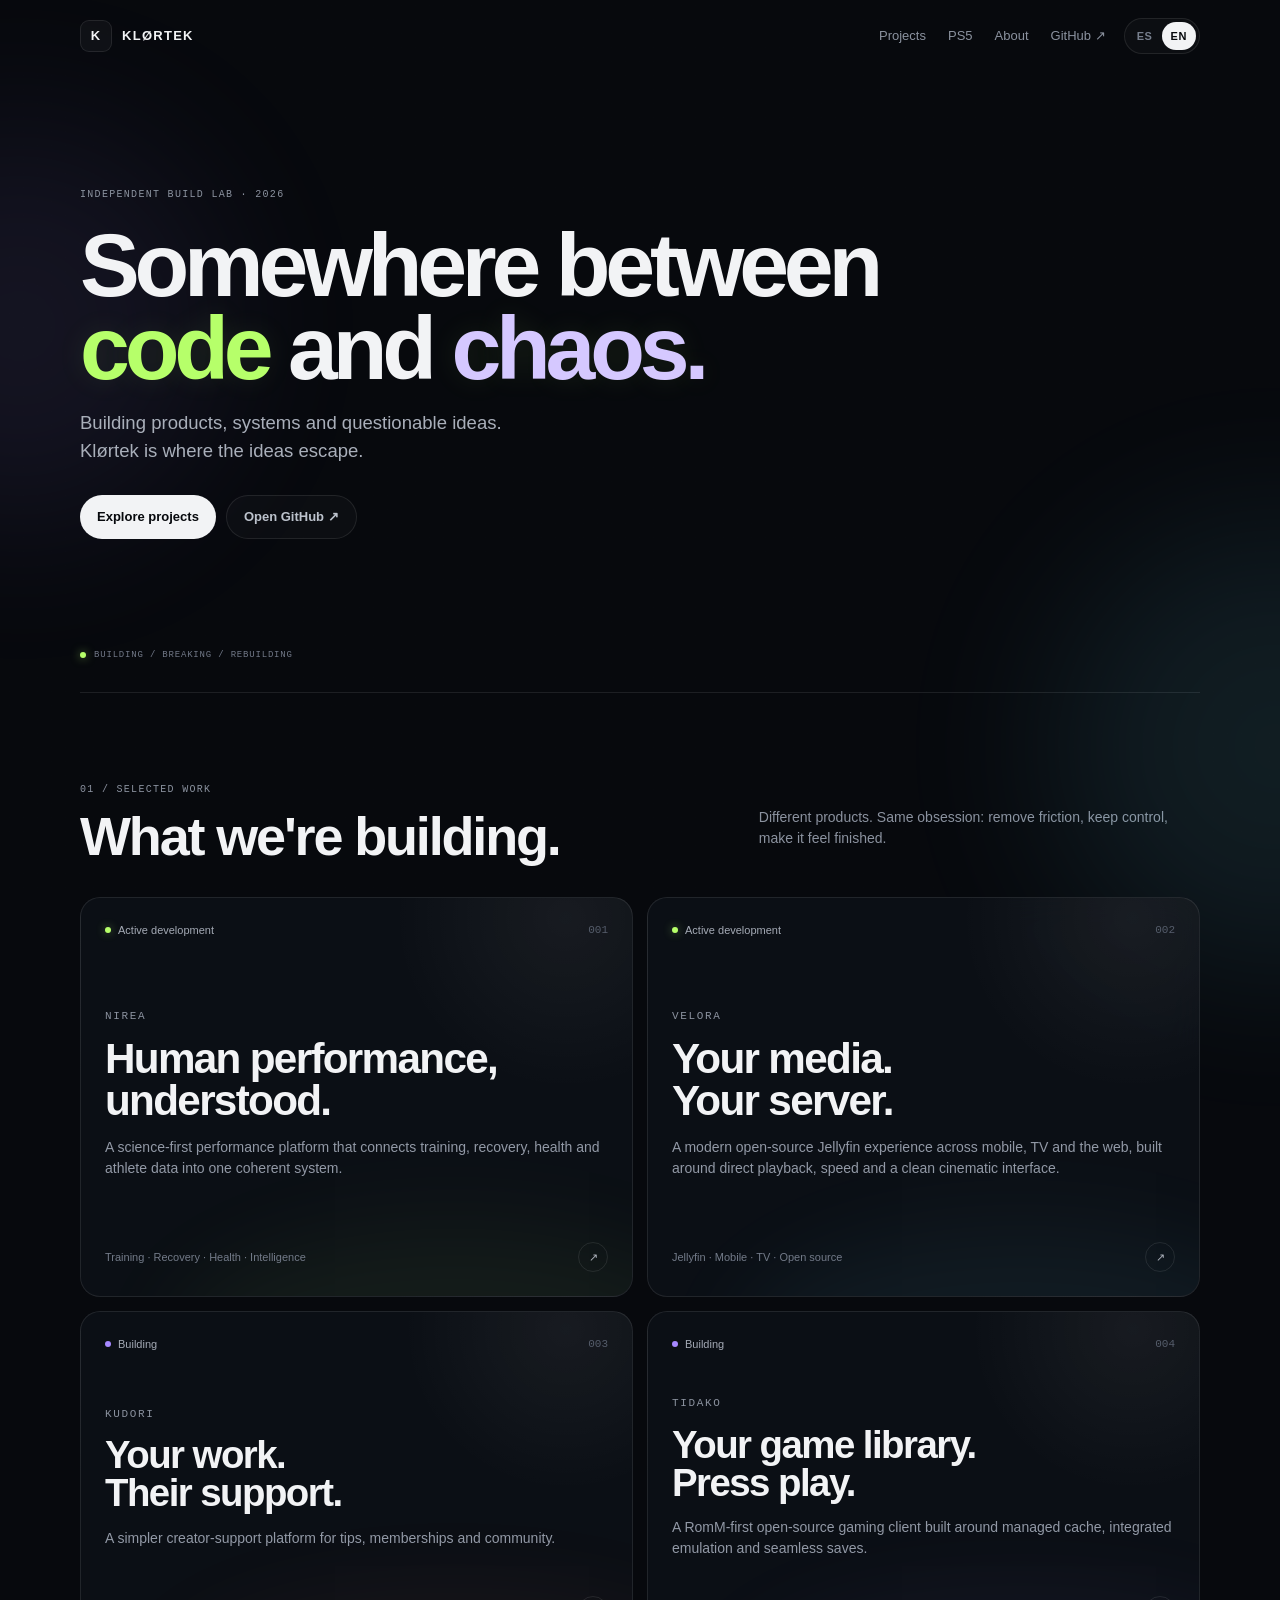
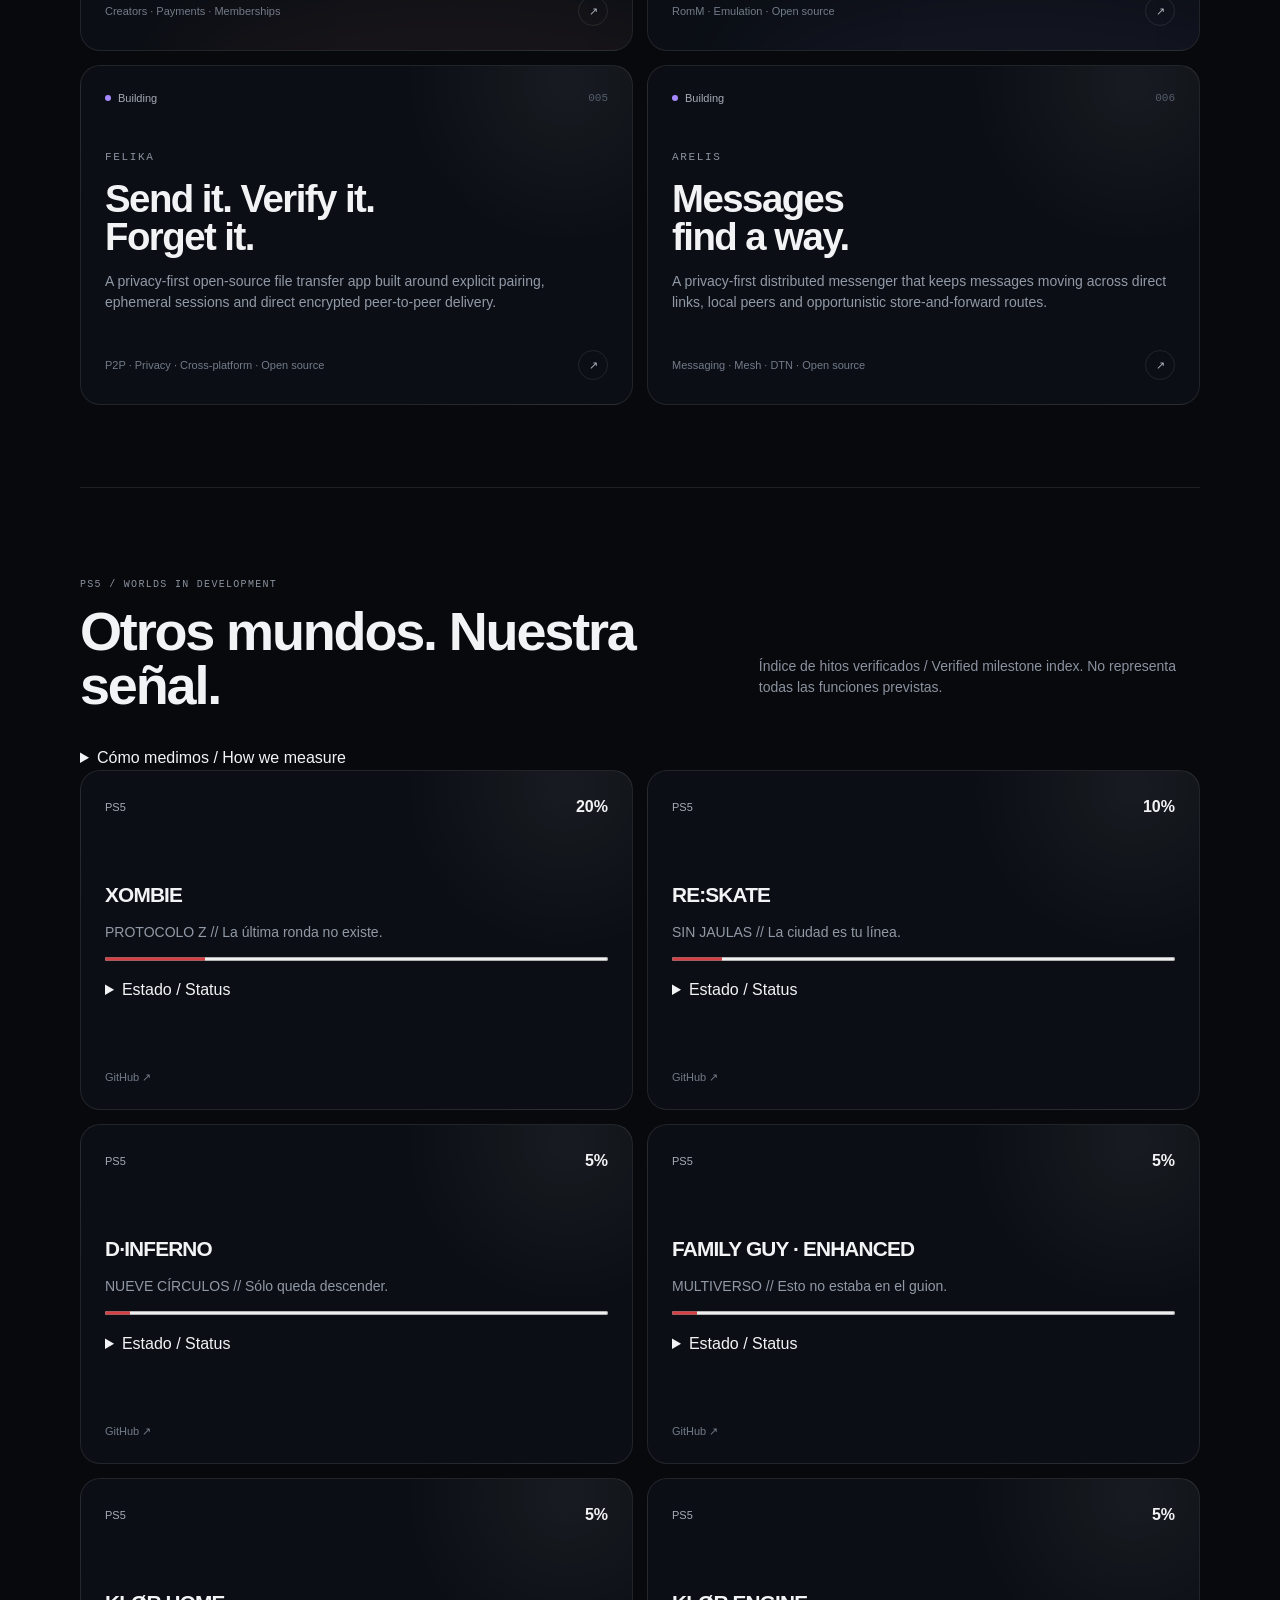
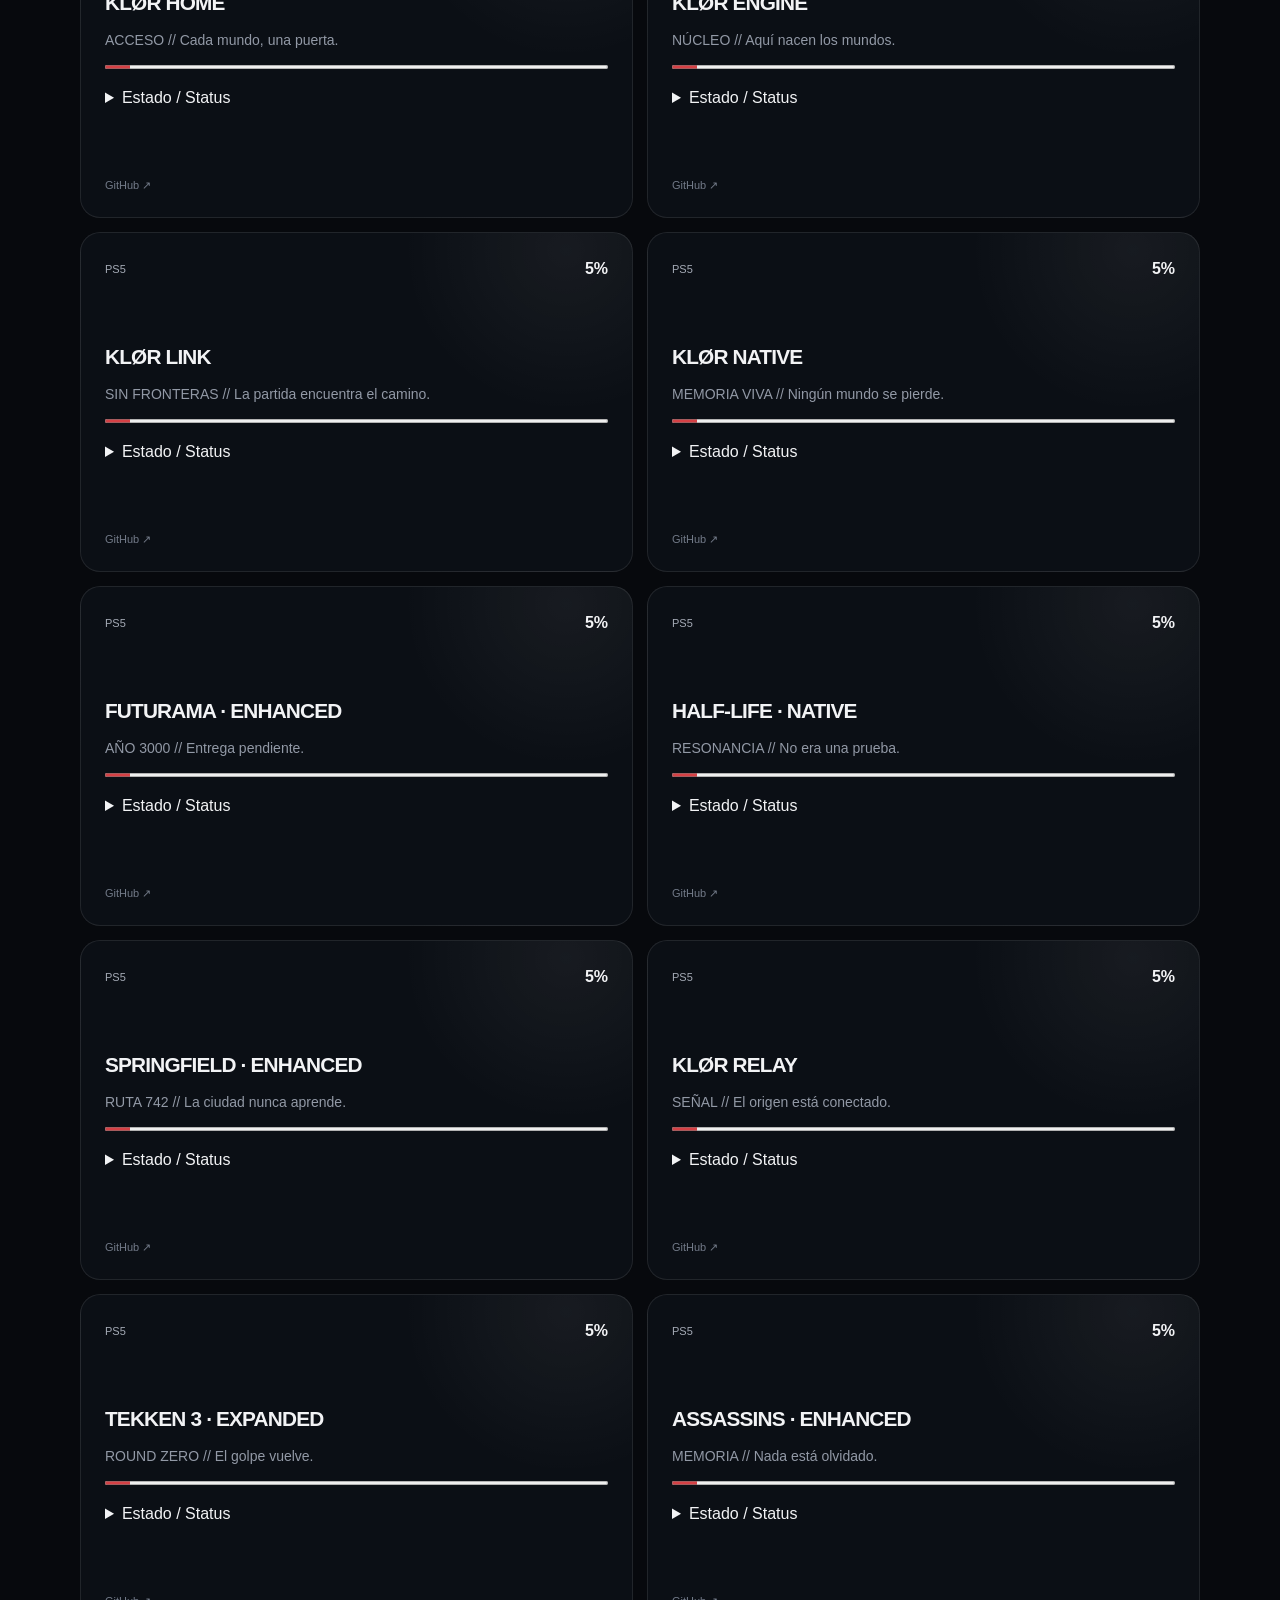
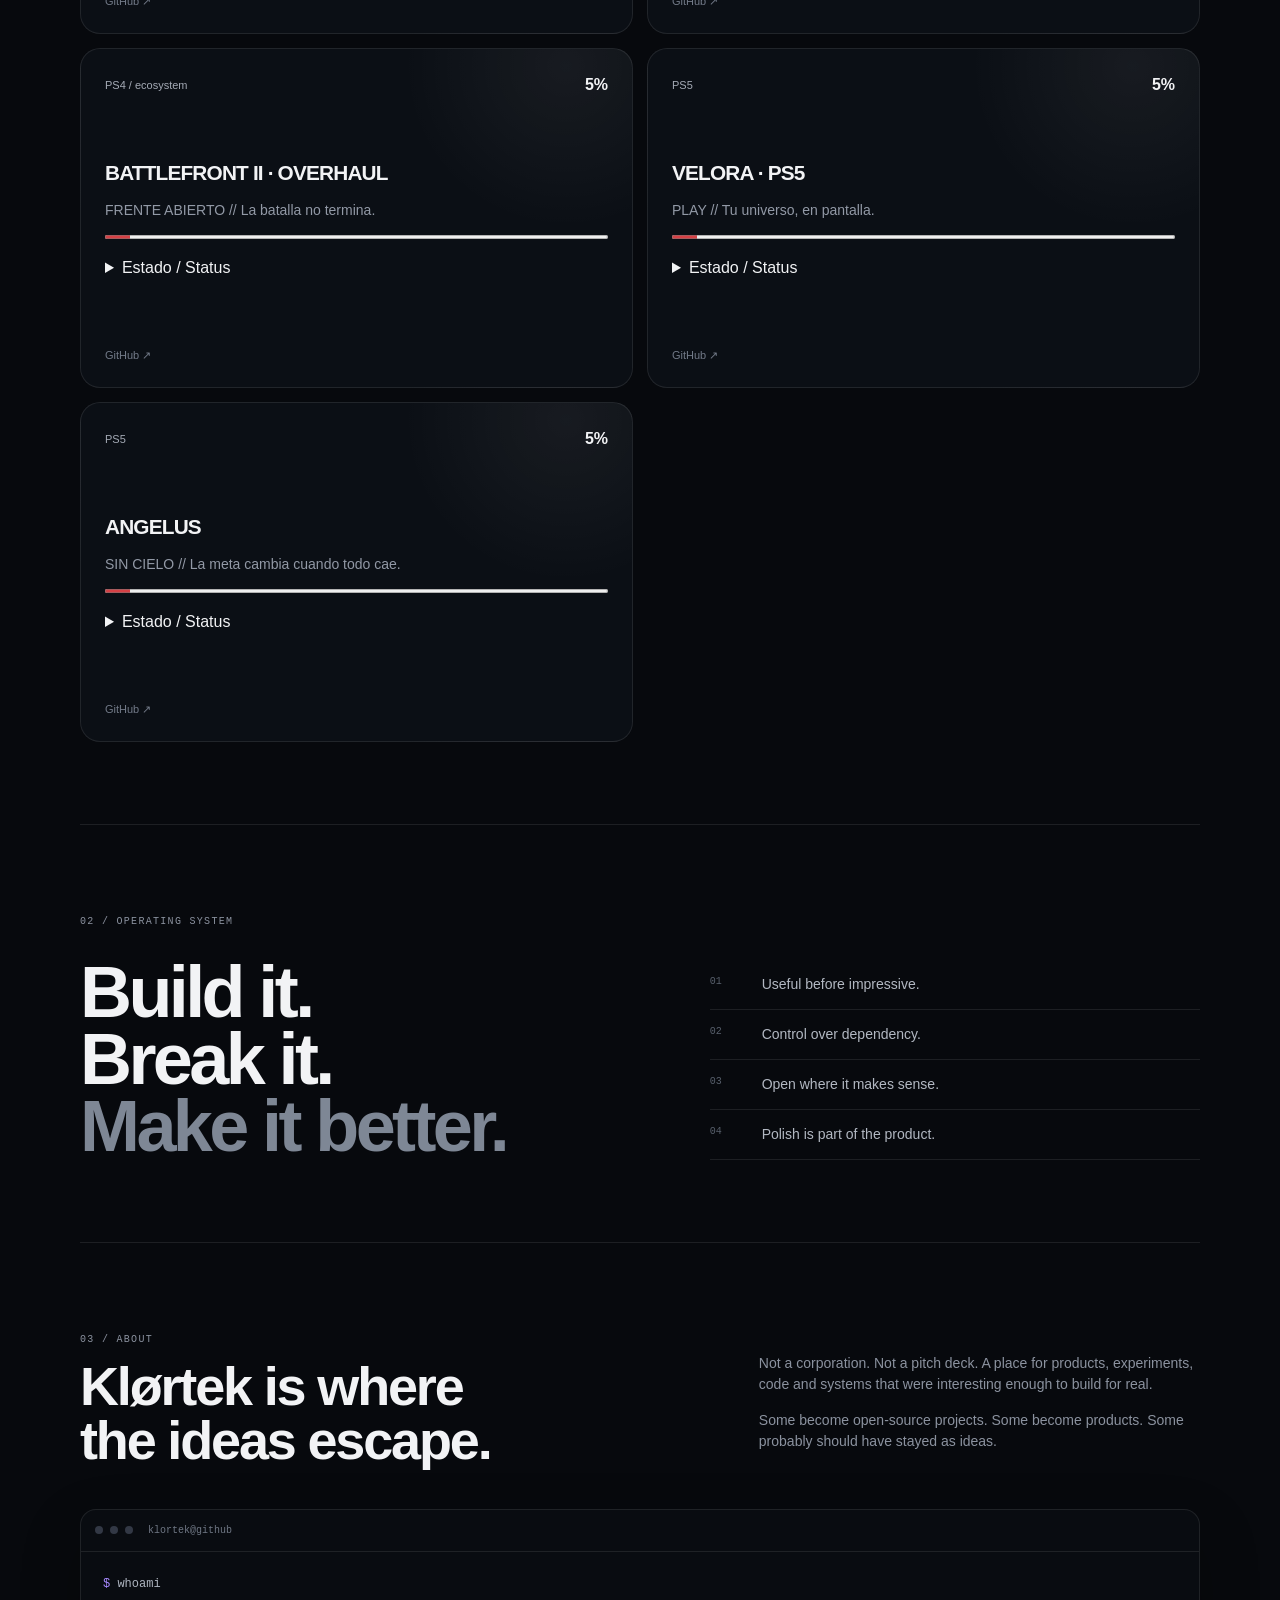
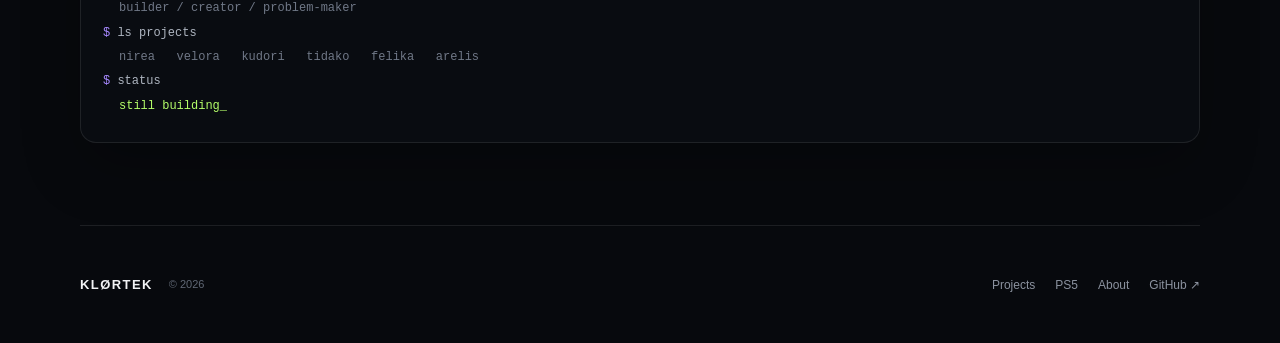
<file: index.html>
<!doctype html>
<html lang="en">
<head>
  <meta charset="utf-8" />
  <meta name="viewport" content="width=device-width, initial-scale=1" />
  <meta name="theme-color" content="#07090d" />
  <meta name="description" content="Klørtek — building products, systems and questionable ideas." />
  <meta property="og:title" content="Klørtek" />
  <meta property="og:description" content="Somewhere between code and chaos." />
  <meta property="og:type" content="website" />
  <title>Klørtek — Code, products & questionable ideas</title>
  <link rel="icon" href="./favicon.svg" type="image/svg+xml" />
  <link rel="stylesheet" href="./styles.css?v=20261007-progress" />
</head>
<body>
  <div class="noise" aria-hidden="true"></div>
  <div class="ambient ambient-a" aria-hidden="true"></div>
  <div class="ambient ambient-b" aria-hidden="true"></div>

  <header class="site-header">
    <a class="brand" href="#top" aria-label="Klørtek home">
      <span class="brand-mark">K</span>
      <span class="brand-word">KLØRTEK</span>
    </a>

    <div class="header-actions">
      <nav class="nav" aria-label="Primary navigation">
        <a href="#projects" data-i18n="navProjects">Projects</a>
        <a href="#ps5-projects">PS5</a>
        <a href="#about" data-i18n="navAbout">About</a>
        <a href="https://github.com/klortekhq" target="_blank" rel="noreferrer">GitHub ↗</a>
      </nav>
      <div class="lang-switch" role="group" aria-label="Language">
        <button type="button" data-lang="es">ES</button>
        <button type="button" data-lang="en">EN</button>
      </div>
    </div>
  </header>

  <main id="top">
    <section class="hero wrap">
      <div class="eyebrow reveal" data-i18n="eyebrow">Independent build lab · 2026</div>
      <h1 class="reveal delay-1" data-i18n-html="heroTitle">
        Somewhere between<br />
        <span class="accent">code</span> and <span class="accent alt">chaos.</span>
      </h1>
      <p class="hero-copy reveal delay-2" data-i18n-html="heroCopy">
        Building products, systems and questionable ideas.<br />
        Klørtek is where the ideas escape.
      </p>
      <div class="hero-actions reveal delay-3">
        <a class="button primary" href="#projects" data-i18n="explore">Explore projects</a>
        <a class="button ghost" href="https://github.com/klortekhq" target="_blank" rel="noreferrer" data-i18n="openGithub">Open GitHub ↗</a>
      </div>

      <div class="signal reveal delay-4" aria-label="Klørtek signal">
        <span class="signal-dot"></span>
        <span data-i18n="signal">BUILDING / BREAKING / REBUILDING</span>
      </div>
    </section>

    <section id="projects" class="projects wrap">
      <div class="section-head">
        <div>
          <span class="kicker" data-i18n="selectedWork">01 / SELECTED WORK</span>
          <h2 data-i18n="thingsOut">What we're building.</h2>
        </div>
        <p data-i18n="projectsIntro">Different products. Same obsession: remove friction, keep control, make it feel finished.</p>
      </div>

      <div class="project-grid">
        <article class="project project-nirea reveal-card">
          <div class="project-topline">
            <span class="status active"><i></i><span data-i18n="activeDev">Active development</span></span>
            <span class="project-index">001</span>
          </div>
          <div class="project-body">
            <div class="project-name">NIREA</div>
            <h3 data-i18n-html="nireaTitle">Human performance,<br />understood.</h3>
            <p data-i18n="nireaCopy">A science-first performance platform that connects training, recovery, health and athlete data into one coherent system.</p>
          </div>
          <div class="project-footer">
            <span data-i18n="nireaTags">Training · Recovery · Health · Intelligence</span>
            <span class="arrow">↗</span>
          </div>
        </article>

        <a class="project project-velora reveal-card link-card" href="https://github.com/klortekhq/Velora" target="_blank" rel="noreferrer" aria-label="Open Velora on GitHub">
          <div class="project-topline">
            <span class="status active"><i></i><span data-i18n="activeDev">Active development</span></span>
            <span class="project-index">002</span>
          </div>
          <div class="project-body">
            <div class="project-name">VELORA</div>
            <h3 data-i18n-html="veloraTitle">Your media.<br />Your server.</h3>
            <p data-i18n="veloraCopy">A modern open-source Jellyfin experience across mobile, TV and the web, built around direct playback, speed and a clean cinematic interface.</p>
          </div>
          <div class="project-footer">
            <span data-i18n="veloraTags">Jellyfin · Mobile · TV · Open source</span>
            <span class="arrow">↗</span>
          </div>
        </a>

        <article class="project project-kudori reveal-card compact">
          <div class="project-topline">
            <span class="status building"><i></i><span data-i18n="building">Building</span></span>
            <span class="project-index">003</span>
          </div>
          <div class="project-body">
            <div class="project-name">KUDORI</div>
            <h3 data-i18n-html="kudoriTitle">Your work.<br />Their support.</h3>
            <p data-i18n="kudoriCopy">A simpler creator-support platform for tips, memberships and community.</p>
          </div>
          <div class="project-footer">
            <span data-i18n="kudoriTags">Creators · Payments · Memberships</span>
            <span class="arrow">↗</span>
          </div>
        </article>

        <a class="project project-tidako reveal-card compact link-card" href="https://github.com/klortekhq/Tidako" target="_blank" rel="noreferrer" aria-label="Open Tidako on GitHub">
          <div class="project-topline">
            <span class="status building"><i></i><span data-i18n="building">Building</span></span>
            <span class="project-index">004</span>
          </div>
          <div class="project-body">
            <div class="project-name">TIDAKO</div>
            <h3 data-i18n-html="tidakoTitle">Your game library.<br />Press play.</h3>
            <p data-i18n="tidakoCopy">A RomM-first open-source gaming client built around managed cache, integrated emulation and seamless saves.</p>
          </div>
          <div class="project-footer">
            <span data-i18n="tidakoTags">RomM · Emulation · Open source</span>
            <span class="arrow">↗</span>
          </div>
        </a>

        <a class="project project-felika reveal-card compact link-card" href="https://github.com/klortekhq/Felika" target="_blank" rel="noreferrer" aria-label="Open Felika on GitHub">
          <div class="project-topline">
            <span class="status building"><i></i><span data-i18n="building">Building</span></span>
            <span class="project-index">005</span>
          </div>
          <div class="project-body">
            <div class="project-name">FELIKA</div>
            <h3 data-i18n-html="felikaTitle">Send it. Verify it.<br />Forget it.</h3>
            <p data-i18n="felikaCopy">A privacy-first open-source file transfer app built around explicit pairing, ephemeral sessions and direct encrypted peer-to-peer delivery.</p>
          </div>
          <div class="project-footer">
            <span data-i18n="felikaTags">P2P · Privacy · Cross-platform · Open source</span>
            <span class="arrow">↗</span>
          </div>
        </a>

        <a class="project project-arelis reveal-card compact link-card" href="https://github.com/klortekhq/Arelis" target="_blank" rel="noreferrer" aria-label="Open Arelis on GitHub">
          <div class="project-topline">
            <span class="status building"><i></i><span data-i18n="building">Building</span></span>
            <span class="project-index">006</span>
          </div>
          <div class="project-body">
            <div class="project-name">ARELIS</div>
            <h3 data-i18n-html="arelisTitle">Messages<br />find a way.</h3>
            <p data-i18n="arelisCopy">A privacy-first distributed messenger that keeps messages moving across direct links, local peers and opportunistic store-and-forward routes.</p>
          </div>
          <div class="project-footer">
            <span data-i18n="arelisTags">Messaging · Mesh · DTN · Open source</span>
            <span class="arrow">↗</span>
          </div>
        </a>
      </div>
    </section>

<!-- KLORTEK-PS5:START -->
<section id="ps5-projects" class="projects wrap"><div class="section-head"><div><span class="kicker">PS5 / WORLDS IN DEVELOPMENT</span><h2>Otros mundos. Nuestra señal.</h2></div><p>Índice de hitos verificados / Verified milestone index. No representa todas las funciones previstas.</p></div><details><summary>Cómo medimos / How we measure</summary><p>5% alcance · 10% componentes probados · 20% prototipo en consola · 40% gameplay estable · 60% contenido y audiovisual · 80% funciones validadas · 100% lanzamiento validado.</p></details><div class="project-grid"><article class="project compact"><div class="project-topline"><span class="status building">PS5</span><strong>20%</strong></div><div class="project-body"><h3>XOMBIE</h3><p>PROTOCOLO Z // La última ronda no existe.</p><progress max="100" value="20" aria-label="XOMBIE: 20%"></progress><details><summary>Estado / Status</summary><p lang="es">Prototipo de mapa y mando probado en PS5. La corrección de arranque de materiales pasa la prueba nativa local; validación en PS5, sonido y fidelidad pendientes.</p><p lang="en">Map and controller prototype tested on PS5. The material startup correction passes native shader checks on host; PS5 validation, audio and fidelity remain pending.</p></details></div><div class="project-footer"><a href="https://github.com/klortekhq/XOMBIE-NATIVE-PS5" target="_blank" rel="noreferrer">GitHub ↗</a></div></article><article class="project compact"><div class="project-topline"><span class="status building">PS5</span><strong>10%</strong></div><div class="project-body"><h3>RE:SKATE</h3><p>SIN JAULAS // La ciudad es tu línea.</p><progress max="100" value="10" aria-label="RE:SKATE: 10%"></progress><details><summary>Estado / Status</summary><p lang="es">Recuperación del mando y codec probados en local (2/2). Juego nativo y prueba física pendientes.</p><p lang="en">Controller recovery and codec tested on host (2/2). Native game runtime and hardware validation remain pending.</p></details></div><div class="project-footer"><a href="https://github.com/klortekhq/RESKATE-NATIVE-PS5" target="_blank" rel="noreferrer">GitHub ↗</a></div></article><article class="project compact"><div class="project-topline"><span class="status building">PS5</span><strong>5%</strong></div><div class="project-body"><h3>D·INFERNO</h3><p>NUEVE CÍRCULOS // Sólo queda descender.</p><progress max="100" value="5" aria-label="D·INFERNO: 5%"></progress><details><summary>Estado / Status</summary><p lang="es">Alcance registrado; siguiente hito pendiente de verificación.</p><p lang="en">Scope registered; next milestone awaits verification.</p></details></div><div class="project-footer"><a href="https://github.com/klortekhq/D-INFERNO-NATIVE-PS5" target="_blank" rel="noreferrer">GitHub ↗</a></div></article><article class="project compact"><div class="project-topline"><span class="status building">PS5</span><strong>5%</strong></div><div class="project-body"><h3>FAMILY GUY · ENHANCED</h3><p>MULTIVERSO // Esto no estaba en el guion.</p><progress max="100" value="5" aria-label="FAMILY GUY · ENHANCED: 5%"></progress><details><summary>Estado / Status</summary><p lang="es">Alcance registrado; siguiente hito pendiente de verificación.</p><p lang="en">Scope registered; next milestone awaits verification.</p></details></div><div class="project-footer"><a href="https://github.com/klortekhq/FAMILYGUY-NATIVE-PS5" target="_blank" rel="noreferrer">GitHub ↗</a></div></article><article class="project compact"><div class="project-topline"><span class="status building">PS5</span><strong>5%</strong></div><div class="project-body"><h3>KLØR HOME</h3><p>ACCESO // Cada mundo, una puerta.</p><progress max="100" value="5" aria-label="KLØR HOME: 5%"></progress><details><summary>Estado / Status</summary><p lang="es">Alcance registrado; siguiente hito pendiente de verificación.</p><p lang="en">Scope registered; next milestone awaits verification.</p></details></div><div class="project-footer"><a href="https://github.com/klortekhq/HOME-WEBMAN-PS5" target="_blank" rel="noreferrer">GitHub ↗</a></div></article><article class="project compact"><div class="project-topline"><span class="status building">PS5</span><strong>5%</strong></div><div class="project-body"><h3>KLØR ENGINE</h3><p>NÚCLEO // Aquí nacen los mundos.</p><progress max="100" value="5" aria-label="KLØR ENGINE: 5%"></progress><details><summary>Estado / Status</summary><p lang="es">Alcance registrado; siguiente hito pendiente de verificación.</p><p lang="en">Scope registered; next milestone awaits verification.</p></details></div><div class="project-footer"><a href="https://github.com/klortekhq/KLOR-Engine" target="_blank" rel="noreferrer">GitHub ↗</a></div></article><article class="project compact"><div class="project-topline"><span class="status building">PS5</span><strong>5%</strong></div><div class="project-body"><h3>KLØR LINK</h3><p>SIN FRONTERAS // La partida encuentra el camino.</p><progress max="100" value="5" aria-label="KLØR LINK: 5%"></progress><details><summary>Estado / Status</summary><p lang="es">Alcance registrado; siguiente hito pendiente de verificación.</p><p lang="en">Scope registered; next milestone awaits verification.</p></details></div><div class="project-footer"><a href="https://github.com/klortekhq/LAN-NATIVES-PS5" target="_blank" rel="noreferrer">GitHub ↗</a></div></article><article class="project compact"><div class="project-topline"><span class="status building">PS5</span><strong>5%</strong></div><div class="project-body"><h3>KLØR NATIVE</h3><p>MEMORIA VIVA // Ningún mundo se pierde.</p><progress max="100" value="5" aria-label="KLØR NATIVE: 5%"></progress><details><summary>Estado / Status</summary><p lang="es">Alcance registrado; siguiente hito pendiente de verificación.</p><p lang="en">Scope registered; next milestone awaits verification.</p></details></div><div class="project-footer"><a href="https://github.com/klortekhq/NATIVE-EMUS-PS5" target="_blank" rel="noreferrer">GitHub ↗</a></div></article><article class="project compact"><div class="project-topline"><span class="status building">PS5</span><strong>5%</strong></div><div class="project-body"><h3>FUTURAMA · ENHANCED</h3><p>AÑO 3000 // Entrega pendiente.</p><progress max="100" value="5" aria-label="FUTURAMA · ENHANCED: 5%"></progress><details><summary>Estado / Status</summary><p lang="es">Alcance registrado; siguiente hito pendiente de verificación.</p><p lang="en">Scope registered; next milestone awaits verification.</p></details></div><div class="project-footer"><a href="https://github.com/klortekhq/NATIVE-FUTURAMA-PS5" target="_blank" rel="noreferrer">GitHub ↗</a></div></article><article class="project compact"><div class="project-topline"><span class="status building">PS5</span><strong>5%</strong></div><div class="project-body"><h3>HALF-LIFE · NATIVE</h3><p>RESONANCIA // No era una prueba.</p><progress max="100" value="5" aria-label="HALF-LIFE · NATIVE: 5%"></progress><details><summary>Estado / Status</summary><p lang="es">Alcance registrado; siguiente hito pendiente de verificación.</p><p lang="en">Scope registered; next milestone awaits verification.</p></details></div><div class="project-footer"><a href="https://github.com/klortekhq/NATIVE-HALFLIFE-S" target="_blank" rel="noreferrer">GitHub ↗</a></div></article><article class="project compact"><div class="project-topline"><span class="status building">PS5</span><strong>5%</strong></div><div class="project-body"><h3>SPRINGFIELD · ENHANCED</h3><p>RUTA 742 // La ciudad nunca aprende.</p><progress max="100" value="5" aria-label="SPRINGFIELD · ENHANCED: 5%"></progress><details><summary>Estado / Status</summary><p lang="es">Alcance registrado; siguiente hito pendiente de verificación.</p><p lang="en">Scope registered; next milestone awaits verification.</p></details></div><div class="project-footer"><a href="https://github.com/klortekhq/NATIVE-SIMPSONS-PS5" target="_blank" rel="noreferrer">GitHub ↗</a></div></article><article class="project compact"><div class="project-topline"><span class="status building">PS5</span><strong>5%</strong></div><div class="project-body"><h3>KLØR RELAY</h3><p>SEÑAL // El origen está conectado.</p><progress max="100" value="5" aria-label="KLØR RELAY: 5%"></progress><details><summary>Estado / Status</summary><p lang="es">Alcance registrado; siguiente hito pendiente de verificación.</p><p lang="en">Scope registered; next milestone awaits verification.</p></details></div><div class="project-footer"><a href="https://github.com/klortekhq/SERVER-EMUS-PS5" target="_blank" rel="noreferrer">GitHub ↗</a></div></article><article class="project compact"><div class="project-topline"><span class="status building">PS5</span><strong>5%</strong></div><div class="project-body"><h3>TEKKEN 3 · EXPANDED</h3><p>ROUND ZERO // El golpe vuelve.</p><progress max="100" value="5" aria-label="TEKKEN 3 · EXPANDED: 5%"></progress><details><summary>Estado / Status</summary><p lang="es">Alcance registrado; siguiente hito pendiente de verificación.</p><p lang="en">Scope registered; next milestone awaits verification.</p></details></div><div class="project-footer"><a href="https://github.com/klortekhq/TEKKEN3MOD-NATIVE-PS5" target="_blank" rel="noreferrer">GitHub ↗</a></div></article><article class="project compact"><div class="project-topline"><span class="status building">PS5</span><strong>5%</strong></div><div class="project-body"><h3>ASSASSINS · ENHANCED</h3><p>MEMORIA // Nada está olvidado.</p><progress max="100" value="5" aria-label="ASSASSINS · ENHANCED: 5%"></progress><details><summary>Estado / Status</summary><p lang="es">Alcance registrado; siguiente hito pendiente de verificación.</p><p lang="en">Scope registered; next milestone awaits verification.</p></details></div><div class="project-footer"><a href="https://github.com/klortekhq/ASSASSINS-NATIVE-PS5" target="_blank" rel="noreferrer">GitHub ↗</a></div></article><article class="project compact"><div class="project-topline"><span class="status building">PS4 / ecosystem</span><strong>5%</strong></div><div class="project-body"><h3>BATTLEFRONT II · OVERHAUL</h3><p>FRENTE ABIERTO // La batalla no termina.</p><progress max="100" value="5" aria-label="BATTLEFRONT II · OVERHAUL: 5%"></progress><details><summary>Estado / Status</summary><p lang="es">Alcance registrado; siguiente hito pendiente de verificación.</p><p lang="en">Scope registered; next milestone awaits verification.</p></details></div><div class="project-footer"><a href="https://github.com/klortekhq/BATTLEFRONT2MOD-PS4-PS5-NATIVE" target="_blank" rel="noreferrer">GitHub ↗</a></div></article><article class="project compact"><div class="project-topline"><span class="status building">PS5</span><strong>5%</strong></div><div class="project-body"><h3>VELORA · PS5</h3><p>PLAY // Tu universo, en pantalla.</p><progress max="100" value="5" aria-label="VELORA · PS5: 5%"></progress><details><summary>Estado / Status</summary><p lang="es">Alcance registrado; siguiente hito pendiente de verificación.</p><p lang="en">Scope registered; next milestone awaits verification.</p></details></div><div class="project-footer"><a href="https://github.com/klortekhq/Velora" target="_blank" rel="noreferrer">GitHub ↗</a></div></article><article class="project compact"><div class="project-topline"><span class="status building">PS5</span><strong>5%</strong></div><div class="project-body"><h3>ANGELUS</h3><p>SIN CIELO // La meta cambia cuando todo cae.</p><progress max="100" value="5" aria-label="ANGELUS: 5%"></progress><details><summary>Estado / Status</summary><p lang="es">Carreras y circuitos destructibles: dirección registrada; prototipo pendiente.</p><p lang="en">Racing and destructible courses: direction registered; prototype pending.</p></details></div><div class="project-footer"><a href="https://github.com/klortekhq/Angelus" target="_blank" rel="noreferrer">GitHub ↗</a></div></article></div></section>
<!-- KLORTEK-PS5:END -->
    <section class="manifesto wrap">
      <span class="kicker" data-i18n="operatingSystem">02 / OPERATING SYSTEM</span>
      <div class="manifesto-grid">
        <p class="big-quote" data-i18n-html="manifesto">
          Build it.<br />Break it.<br /><span>Make it better.</span>
        </p>
        <div class="principles">
          <div><span>01</span><p data-i18n="principle1">Useful before impressive.</p></div>
          <div><span>02</span><p data-i18n="principle2">Control over dependency.</p></div>
          <div><span>03</span><p data-i18n="principle3">Open where it makes sense.</p></div>
          <div><span>04</span><p data-i18n="principle4">Polish is part of the product.</p></div>
        </div>
      </div>
    </section>

    <section id="about" class="about wrap">
      <div class="section-head">
        <div>
          <span class="kicker" data-i18n="aboutKicker">03 / ABOUT</span>
          <h2 data-i18n-html="aboutTitle">Klørtek is where<br />the ideas escape.</h2>
        </div>
        <div class="about-copy">
          <p data-i18n="aboutCopy1">Not a corporation. Not a pitch deck. A place for products, experiments, code and systems that were interesting enough to build for real.</p>
          <p data-i18n="aboutCopy2">Some become open-source projects. Some become products. Some probably should have stayed as ideas.</p>
        </div>
      </div>

      <div class="terminal" aria-label="Klørtek terminal">
        <div class="terminal-bar">
          <span></span><span></span><span></span>
          <b>klortek@github</b>
        </div>
        <div class="terminal-body">
          <p><span class="prompt">$</span> whoami</p>
          <p class="output" data-i18n="terminalWho">builder / creator / problem-maker</p>
          <p><span class="prompt">$</span> ls projects</p>
          <p class="output">nirea&nbsp;&nbsp; velora&nbsp;&nbsp; kudori&nbsp;&nbsp; tidako&nbsp;&nbsp; felika&nbsp;&nbsp; arelis</p>
          <p><span class="prompt">$</span> status</p>
          <p class="output green" data-i18n="terminalStatus">still building_</p>
        </div>
      </div>
    </section>
  </main>

  <footer class="footer wrap">
    <div>
      <span class="footer-brand">KLØRTEK</span>
      <span class="muted">© 2026</span>
    </div>
    <div class="footer-links">
      <a href="#projects" data-i18n="navProjects">Projects</a>
      <a href="#ps5-projects">PS5</a>
        <a href="#about" data-i18n="navAbout">About</a>
      <a href="https://github.com/klortekhq" target="_blank" rel="noreferrer">GitHub ↗</a>
    </div>
  </footer>

  <script src="./script.js"></script>
</body>
</html>
</file>
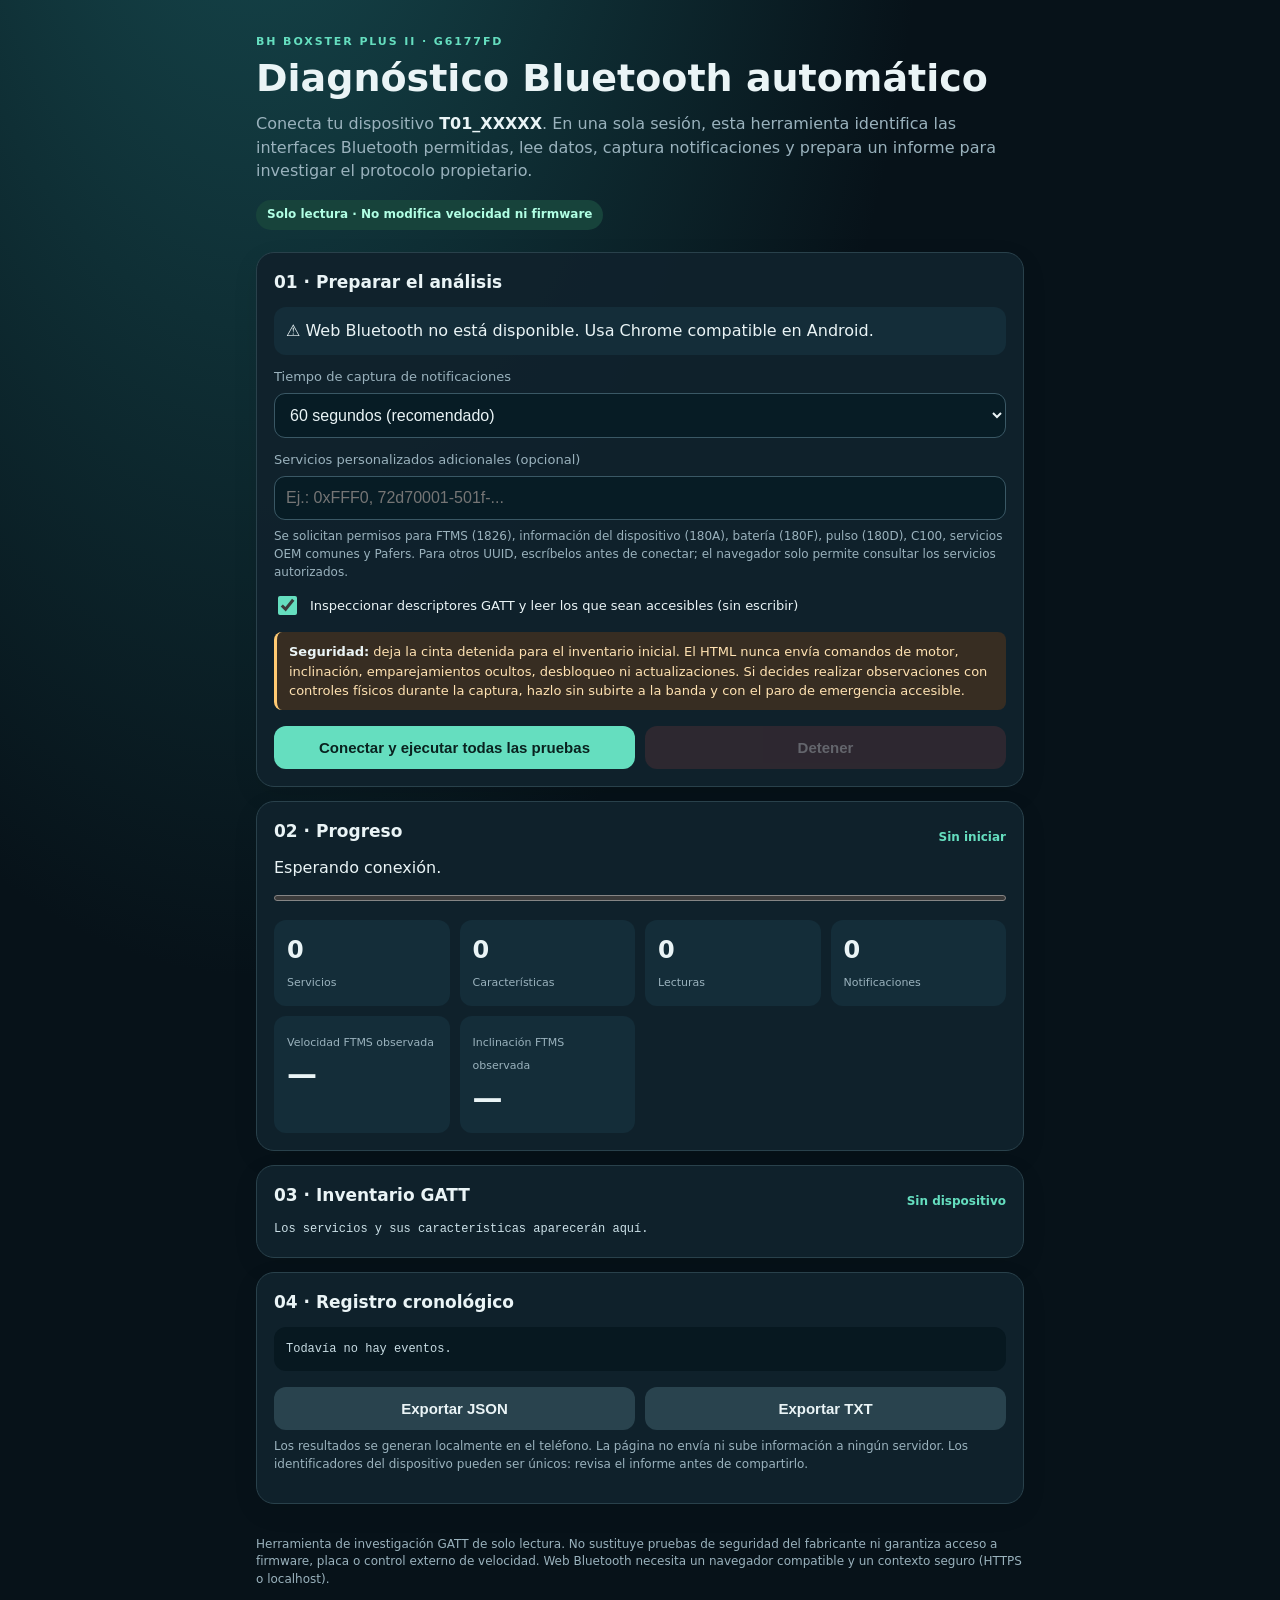
<file: BH_Boxster_II_BLE_Diagnostico.html>
<!doctype html>
<html lang="es">
<head>
  <meta charset="utf-8">
  <meta name="viewport" content="width=device-width, initial-scale=1, viewport-fit=cover">
  <meta name="theme-color" content="#071219">
  <meta name="description" content="Diagnóstico BLE de solo lectura para BH Boxster Plus II. Inventario GATT, lectura FTMS y servicios propietarios y exportación local.">
  <title>BH Boxster II · Diagnóstico BLE</title>
  <style>
    :root{color-scheme:dark;--bg:#071219;--panel:#10222c;--panel2:#142d39;--line:#29414b;--text:#eaf4f6;--muted:#9ab2bd;--accent:#65debf;--warning:#ffca73;--danger:#ff828b}
    *{box-sizing:border-box}html,body{min-height:100%}body{margin:0;background:radial-gradient(ellipse at 20% -20%,#174c51 0%,transparent 47%),var(--bg);color:var(--text);font-family:system-ui,-apple-system,Segoe UI,Roboto,sans-serif;line-height:1.48}
    main{max-width:800px;margin:0 auto;padding:22px 16px max(40px,env(safe-area-inset-bottom))}.eyebrow{font-size:11px;letter-spacing:1.9px;text-transform:uppercase;color:var(--accent);font-weight:800}h1{font-size:clamp(25px,5vw,38px);line-height:1.1;margin:8px 0 12px}h2{font-size:17px;margin:0 0 12px}p{margin:0 0 12px;color:var(--muted)}strong{color:var(--text)}.hero{margin:12px 0 22px}.tag{display:inline-block;padding:6px 11px;border-radius:100px;background:#17433b;color:#b1ffe4;font-size:12px;font-weight:700;margin-top:5px}
    .panel{border:1px solid var(--line);background:rgba(16,34,44,.96);padding:17px;border-radius:18px;margin-bottom:14px;box-shadow:0 8px 26px #00000014}.soft{border-radius:12px;background:var(--panel2);padding:12px;margin-top:10px}.row{display:flex;gap:10px;align-items:center;justify-content:space-between;flex-wrap:wrap}.grid{display:grid;grid-template-columns:repeat(2,minmax(0,1fr));gap:10px}.stat{padding:13px;background:var(--panel2);border-radius:12px}.stat .num{display:block;font-size:24px;font-weight:850;font-variant-numeric:tabular-nums}.stat small{font-size:11px;color:var(--muted)}.label{display:block;font-size:13px;color:var(--muted);margin:12px 0 7px}input,select{width:100%;padding:12px 11px;background:#071c25;color:var(--text);border:1px solid #3a5865;border-radius:11px;font-size:16px}input:focus,select:focus,button:focus-visible{outline:2px solid var(--accent);outline-offset:2px}button{appearance:none;border:0;border-radius:12px;padding:13px 15px;font-size:15px;font-weight:800;cursor:pointer;touch-action:manipulation;background:var(--accent);color:#09221f}button:disabled{opacity:.35;cursor:not-allowed}.ghost{background:#29434e;color:var(--text)}.danger{background:#66343a;color:#ffe3e4}.buttons{display:flex;gap:10px;flex-wrap:wrap;margin-top:16px}.buttons button{flex:1;min-width:132px}.checkbox{display:flex;align-items:center;gap:10px;margin-top:12px;color:var(--text);font-size:13px}.checkbox input{width:19px;height:19px;accent-color:var(--accent);flex:none}.help{font-size:12px;color:var(--muted);margin-top:8px}.warn{border-left:3px solid var(--warning);padding:10px 12px;background:#372d22;border-radius:8px;color:#ffe2b2;font-size:13px}.success{color:var(--accent)}.dangerText{color:var(--danger)}progress{width:100%;height:12px;accent-color:var(--accent);margin:12px 0 0}.meter{font-variant-numeric:tabular-nums;font-size:30px;font-weight:850}#events{max-height:340px;overflow:auto;background:#071820;border-radius:12px;padding:12px;font:12px/1.7 ui-monospace,SFMono-Regular,Consolas,monospace;overflow-wrap:anywhere;white-space:pre-wrap;color:#c8dce3}#inventory{max-height:280px;overflow:auto;font:12px/1.6 ui-monospace,monospace;white-space:pre-wrap;overflow-wrap:anywhere;color:#cce1e8}.step{font-size:12px;color:var(--accent);font-weight:750}.hidden{display:none}footer{color:var(--muted);font-size:12px;padding:18px 0 6px}a{color:#8ff0d5}@media(min-width:640px){.grid{grid-template-columns:repeat(4,minmax(0,1fr))}}
  </style>
</head>
<body>
<main>
  <section class="hero">
    <div class="eyebrow">BH BOXSTER PLUS II · G6177FD</div>
    <h1>Diagnóstico Bluetooth automático</h1>
    <p>Conecta tu dispositivo <strong>T01_XXXXX</strong>. En una sola sesión, esta herramienta identifica las interfaces Bluetooth permitidas, lee datos, captura notificaciones y prepara un informe para investigar el protocolo propietario.</p>
    <span class="tag">Solo lectura · No modifica velocidad ni firmware</span>
  </section>

  <section class="panel">
    <h2>01 · Preparar el análisis</h2>
    <div id="support" class="soft">Comprobando navegador y conexión segura…</div>
    <label class="label" for="duration">Tiempo de captura de notificaciones</label>
    <select id="duration"><option value="30">30 segundos</option><option value="60" selected>60 segundos (recomendado)</option><option value="120">120 segundos</option></select>
    <label class="label" for="extra">Servicios personalizados adicionales (opcional)</label>
    <input id="extra" placeholder="Ej.: 0xFFF0, 72d70001-501f-..." autocomplete="off" spellcheck="false">
    <p class="help">Se solicitan permisos para FTMS (1826), información del dispositivo (180A), batería (180F), pulso (180D), C100, servicios OEM comunes y Pafers. Para otros UUID, escríbelos antes de conectar; el navegador solo permite consultar los servicios autorizados.</p>
    <label class="checkbox"><input type="checkbox" id="descriptors" checked> Inspeccionar descriptores GATT y leer los que sean accesibles (sin escribir)</label>
    <div class="warn" style="margin-top:14px"><strong>Seguridad:</strong> deja la cinta detenida para el inventario inicial. El HTML nunca envía comandos de motor, inclinación, emparejamientos ocultos, desbloqueo ni actualizaciones. Si decides realizar observaciones con controles físicos durante la captura, hazlo sin subirte a la banda y con el paro de emergencia accesible.</div>
    <div class="buttons">
      <button id="start">Conectar y ejecutar todas las pruebas</button>
      <button id="stop" class="danger" disabled>Detener</button>
    </div>
  </section>

  <section class="panel">
    <div class="row"><h2>02 · Progreso</h2><span class="step" id="phase">Sin iniciar</span></div>
    <div id="status">Esperando conexión.</div>
    <progress id="progress" value="0" max="100"></progress>
    <div class="grid" style="margin-top:13px">
      <div class="stat"><span class="num" id="servicesCount">0</span><small>Servicios</small></div>
      <div class="stat"><span class="num" id="charsCount">0</span><small>Características</small></div>
      <div class="stat"><span class="num" id="readsCount">0</span><small>Lecturas</small></div>
      <div class="stat"><span class="num" id="notifyCount">0</span><small>Notificaciones</small></div>
    </div>
    <div class="grid" style="margin-top:10px">
      <div class="stat"><small>Velocidad FTMS observada</small><div class="meter" id="speed">—</div></div>
      <div class="stat"><small>Inclinación FTMS observada</small><div class="meter" id="incline">—</div></div>
    </div>
  </section>

  <section class="panel">
    <div class="row"><h2>03 · Inventario GATT</h2><span id="deviceName" class="step">Sin dispositivo</span></div>
    <div id="inventory">Los servicios y sus características aparecerán aquí.</div>
  </section>

  <section class="panel">
    <h2>04 · Registro cronológico</h2>
    <div id="events" role="log" aria-live="polite">Todavía no hay eventos.</div>
    <div class="buttons">
      <button id="json" class="ghost">Exportar JSON</button>
      <button id="txt" class="ghost">Exportar TXT</button>
    </div>
    <p class="help">Los resultados se generan localmente en el teléfono. La página no envía ni sube información a ningún servidor. Los identificadores del dispositivo pueden ser únicos: revisa el informe antes de compartirlo.</p>
  </section>

  <footer>Herramienta de investigación GATT de solo lectura. No sustituye pruebas de seguridad del fabricante ni garantiza acceso a firmware, placa o control externo de velocidad. Web Bluetooth necesita un navegador compatible y un contexto seguro (HTTPS o localhost).</footer>
</main>
<script>
'use strict';
const $ = id => document.getElementById(id);
const WAIT_BETWEEN_GATT_MS = 80;
const BASE_SERVICES = [0x1826,0x180A,0x180F,0x180D,0xC100,0xFFF0,0xFFF1,0xFFE0,0xFE59,'72d70001-501f-46f7-95f9-23846ee1aba3','00001530-1212-efde-1523-785feabcd123'];
const SERVICE_NAMES = {'1826':'Fitness Machine (FTMS)','180a':'Device Information','180f':'Battery','180d':'Heart Rate','c100':'OEM privado C100','fff0':'OEM FFF0','fff1':'OEM FFF1','ffe0':'OEM FFE0','fe59':'Secure DFU (posible)','72d70001-501f-46f7-95f9-23846ee1aba3':'Pafers (posible)','00001530-1212-efde-1523-785feabcd123':'Nordic Legacy DFU (posible)'};
const CHAR_NAMES = {'2acc':'FTMS características','2acd':'FTMS datos cinta','2ad3':'FTMS estado entrenamiento','2ad4':'FTMS rango velocidad','2ad5':'FTMS rango inclinación','2ad9':'FTMS punto de control (NO ESCRIBIR)','2ada':'FTMS estado máquina','2a19':'Batería','2a24':'Modelo','2a25':'Número de serie','2a26':'Firmware','2a27':'Revisión hardware','2a28':'Revisión software','2a29':'Fabricante','c111':'OEM C111','c112':'OEM C112'};
const safeJson = obj => JSON.stringify(obj,null,2);
let device=null, server=null, aborted=false, currentReport=null, logLines=[], listeners=[], timerHandle=null;
let stats={services:0,chars:0,reads:0,notifications:0,errors:0};
function shortUuid(u){let s=String(u).toLowerCase();const m=/^0000([0-9a-f]{4})-0000-1000-8000-00805f9b34fb$/.exec(s);return m?m[1]:s;}
function bytesOf(v){return Array.from(new Uint8Array(v.buffer,v.byteOffset,v.byteLength));}
function hexOf(arr){return arr.map(x=>x.toString(16).padStart(2,'0')).join(' ').toUpperCase();}
function stamp(){return new Date().toISOString();}
function wait(ms){return new Promise(resolve=>setTimeout(resolve,ms));}
function escapeHtml(v){return String(v).replace(/[&<>"']/g,c=>({'&':'&amp;','<':'&lt;','>':'&gt;','"':'&quot;',"'":'&#39;'}[c]));}
function makeReport(){return {tool:'BH Boxster II BLE Diagnostic',version:'1.0.2',readOnly:true,startedAt:stamp(),finishedAt:null,device:{name:null,id:null},environment:{ua:navigator.userAgent,secureContext:isSecureContext,webBluetooth:!!navigator.bluetooth,language:navigator.language,locationProtocol:location.protocol},permittedServices:[],services:[],events:[],warnings:[],errors:[],observations:{ftmsControlPointPresent:false,ftmsControlPointProperties:null,pafersServiceFound:false,oemC100Found:false,firmware:null,speedKmh:null,inclinePercent:null},stats:{...stats}};}
function eventLog(message,level='info',extra){const entry={time:stamp(),level,message};if(extra!==undefined)entry.data=extra;if(currentReport&&currentReport.events.length<2400)currentReport.events.push(entry);logLines.push(`[${new Date().toLocaleTimeString('es-ES')}] ${level.toUpperCase()}: ${message}`);if(logLines.length>600)logLines.shift();$('events').textContent=logLines.slice(-260).join('\n');$('events').scrollTop=$('events').scrollHeight;}
function markError(where,error){let text=(error?.name?error.name+': ':'')+(error?.message||String(error));stats.errors++;if(currentReport){currentReport.errors.push({time:stamp(),where,message:text});}eventLog(`${where}: ${text}`,'error');}
function setPhase(phase,status,percent){$('phase').textContent=phase;$('status').textContent=status;$('progress').value=percent;}
function syncCounts(){['services','chars','reads','notifications'].forEach((k,i)=>$( ['servicesCount','charsCount','readsCount','notifyCount'][i]).textContent=stats[k]);if(currentReport)currentReport.stats={...stats};}
function normalizeCustom(raw){if(!raw.trim())return [];return raw.split(/[\s,;]+/).filter(Boolean).map(value=>{const x=value.trim().toLowerCase();if(/^0x[0-9a-f]{4}$/.test(x))return parseInt(x,16);if(/^[0-9a-f]{4}$/.test(x))return parseInt(x,16);if(/^[0-9a-f]{8}-[0-9a-f]{4}-[0-9a-f]{4}-[0-9a-f]{4}-[0-9a-f]{12}$/.test(x))return x;throw new Error(`UUID no válido: ${value}`);});}
function renderInventory(){if(!currentReport)return;const lines=[];for(const service of currentReport.services){lines.push(`[${service.uuid}] ${service.name}`);for(const ch of service.characteristics){lines.push(`  ├─ ${ch.uuid} ${ch.name}`);lines.push(`  │  permisos: ${ch.properties.join(', ')||'ninguno declarado'}`);if(ch.read)lines.push(`  │  lectura: ${ch.read.hex}${ch.read.decoded?' | '+safeJson(ch.read.decoded):''}`);if(ch.readError)lines.push(`  │  lectura no disponible: ${ch.readError}`);for(const d of ch.descriptors||[])lines.push(`  │    └─ desc. ${d.uuid}${d.hex?' | '+d.hex:''}${d.error?' | '+d.error:''}`);}}
$('inventory').textContent=lines.join('\n')||'No se detectaron servicios permitidos.';}
function decUtf8(bytes){return new TextDecoder('utf-8',{fatal:false}).decode(new Uint8Array(bytes)).replace(/\u0000+$/g,'');}
function decodeTreadmill(v){const data=bytesOf(v);if(data.length<2)return {raw:hexOf(data),error:'trama incompleta'};const flags=v.getUint16(0,true);let offset=2;const result={flags:'0x'+flags.toString(16).padStart(4,'0')};function enough(n){return offset+n<=v.byteLength;}
if(!(flags&1)&&enough(2)){result.speedKmh=+(v.getUint16(offset,true)/100).toFixed(2);offset+=2;}
if(flags&2&&enough(2)){result.averageSpeedKmh=+(v.getUint16(offset,true)/100).toFixed(2);offset+=2;}
if(flags&4&&enough(3)){result.distanceM=v.getUint8(offset)+(v.getUint8(offset+1)<<8)+(v.getUint8(offset+2)<<16);offset+=3;}
if(flags&8&&enough(4)){result.inclinePercent=+(v.getInt16(offset,true)/10).toFixed(1);offset+=2;result.rampAngleDeg=+(v.getInt16(offset,true)/10).toFixed(1);offset+=2;}
return result;}
function decodeValue(uuid,v){const u=shortUuid(uuid),a=bytesOf(v);try{
if(['2a24','2a25','2a26','2a27','2a28','2a29'].includes(u))return {text:decUtf8(a)};
if(u==='2a19'&&a.length>=1)return {batteryPercent:a[0]};
if(u==='2acd')return decodeTreadmill(v);
if(u==='2acc'&&a.length>=8)return {machineFeaturesHex:hexOf(a.slice(0,4)),targetSettingFeaturesHex:hexOf(a.slice(4,8))};
if(u==='2ad4'&&a.length>=6)return {minSpeedKmh:v.getUint16(0,true)/100,maxSpeedKmh:v.getUint16(2,true)/100,stepKmh:v.getUint16(4,true)/100};
if(u==='2ad5'&&a.length>=6)return {minInclinePercent:v.getInt16(0,true)/10,maxInclinePercent:v.getInt16(2,true)/10,stepPercent:v.getUint16(4,true)/10};
}catch(error){return {decodingError:error.message};}return null;}
function useDecoded(uuid,decoded){if(!decoded)return;const u=shortUuid(uuid);if(u==='2a26'&&decoded.text)currentReport.observations.firmware=decoded.text;
if(typeof decoded.speedKmh==='number'){currentReport.observations.speedKmh=decoded.speedKmh;$('speed').textContent=decoded.speedKmh.toFixed(2)+' km/h';}
if(typeof decoded.inclinePercent==='number'){currentReport.observations.inclinePercent=decoded.inclinePercent;$('incline').textContent=decoded.inclinePercent.toFixed(1)+' %';}}
async function readCharacteristic(characteristic,entry){if(aborted)return;if(!characteristic.properties.read)return;try{const val=await characteristic.readValue();const arr=bytesOf(val),decoded=decodeValue(characteristic.uuid,val);entry.read={time:stamp(),hex:hexOf(arr),size:arr.length,decoded};stats.reads++;useDecoded(characteristic.uuid,decoded);syncCounts();eventLog(`READ ${shortUuid(characteristic.uuid)} → ${hexOf(arr)}${decoded?' · '+JSON.stringify(decoded):''}`);}catch(e){entry.readError=e.name+': '+e.message;markError('READ '+shortUuid(characteristic.uuid),e);}await wait(WAIT_BETWEEN_GATT_MS);}
async function inspectDescriptors(characteristic,entry){if(!$('descriptors').checked||aborted)return;try{const descriptors=await characteristic.getDescriptors();for(const d of descriptors){if(aborted)break;const item={uuid:shortUuid(d.uuid)};entry.descriptors.push(item);try{const val=await d.readValue();item.hex=hexOf(bytesOf(val));}catch(e){item.error=e.name+': '+e.message;}await wait(WAIT_BETWEEN_GATT_MS);}}catch(e){entry.descriptorEnumerationError=e.name+': '+e.message;}}
function startCharacteristicNotifications(characteristic,entry){return (async()=>{if(aborted||!(characteristic.properties.notify||characteristic.properties.indicate))return;try{let sampleCount=0;const handler=(evt)=>{if(aborted||!currentReport)return;const val=evt.target.value;const raw=bytesOf(val);const decoded=decodeValue(characteristic.uuid,val);sampleCount++;stats.notifications++;entry.notificationCount=sampleCount;useDecoded(characteristic.uuid,decoded);
if(sampleCount<=120){(entry.notifications||(entry.notifications=[])).push({time:stamp(),hex:hexOf(raw),decoded});}
if(stats.notifications<=220)eventLog(`NOTIFY ${shortUuid(characteristic.uuid)} → ${hexOf(raw)}${decoded?' · '+JSON.stringify(decoded):''}`);
if(stats.notifications%5===0||stats.notifications<=3)syncCounts();};
characteristic.addEventListener('characteristicvaluechanged',handler);listeners.push({characteristic,handler});await characteristic.startNotifications();entry.notificationsEnabled=true;eventLog(`Notificaciones activadas: ${shortUuid(characteristic.uuid)}`);await wait(WAIT_BETWEEN_GATT_MS);}catch(e){entry.notificationsError=e.name+': '+e.message;markError('NOTIFY '+shortUuid(characteristic.uuid),e);}})();}
async function stopListeners(){const old=listeners.slice();listeners=[];for(const {characteristic,handler} of old){try{characteristic.removeEventListener('characteristicvaluechanged',handler);}catch{}try{if(device?.gatt?.connected)await characteristic.stopNotifications();}catch{}}}
function downloadReport(kind){if(!currentReport){alert('Inicia un diagnóstico para generar un informe.');return;}currentReport.stats={...stats};const out=kind==='json'?safeJson(currentReport):buildText();const filename=`BH_Boxster_G6177FD_BLE_${new Date().toISOString().replace(/[:.]/g,'-')}.${kind}`;const blob=new Blob([out],{type:kind==='json'?'application/json;charset=utf-8':'text/plain;charset=utf-8'});const url=URL.createObjectURL(blob);const a=document.createElement('a');a.href=url;a.download=filename;document.body.appendChild(a);a.click();a.remove();setTimeout(()=>URL.revokeObjectURL(url),30000);eventLog(`Informe ${kind.toUpperCase()} generado localmente`);}
function buildText(){const r=currentReport;return [
'BH BOXSTER PLUS II - DIAGNÓSTICO BLE SOLO LECTURA',`Inicio: ${r.startedAt}`,`Fin: ${r.finishedAt||'en curso'}`,`Dispositivo: ${r.device.name||'sin conectar'}`,`ID navegador: ${r.device.id||'—'}`,`Servicios autorizados: ${r.permittedServices.join(', ')}`,`Estadísticas: ${safeJson({...stats})}`,'','OBSERVACIONES',safeJson(r.observations),'','INVENTARIO',
...r.services.flatMap(s=>[`${s.name} | ${s.uuid}`,...s.characteristics.flatMap(c=>[`  ${c.name} | ${c.uuid} [${c.properties.join(', ')}]`,`    lectura: ${c.read?c.read.hex:'—'}${c.read?.decoded?' '+safeJson(c.read.decoded):''}`,`    muestras: ${c.notificationCount||0}`,...(c.notifications||[]).map(n=>`      ${n.time}: ${n.hex}${n.decoded?' '+JSON.stringify(n.decoded):''}`)])]),'','ERROR',...r.errors.map(e=>`${e.time} ${e.where}: ${e.message}`),'','CRONOLOGÍA',...r.events.map(e=>`${e.time} ${e.level}: ${e.message}${e.data?' '+JSON.stringify(e.data):''}`)].join('\n');}
async function cleanup(disconnect){await stopListeners();if(disconnect&&device?.gatt?.connected){try{device.gatt.disconnect();}catch{}}}
function finishState(msg,pct=100){if(currentReport){currentReport.finishedAt=stamp();currentReport.stats={...stats};renderInventory();}$('start').disabled=false;$('stop').disabled=true;$('extra').disabled=false;$('duration').disabled=false;$('descriptors').disabled=false;setPhase('Completado',msg,pct);}
function validateExtras(){try{return normalizeCustom($('extra').value);}catch(e){alert(e.message);return null;}}
async function execute(){if(!navigator.bluetooth||!isSecureContext){alert('Necesitas Chrome en Android y alojar esta página en HTTPS o localhost.');return;}const extras=validateExtras();if(extras===null)return;
const services=[...new Map([...BASE_SERVICES,...extras].map(s=>[String(s).toLowerCase(),s])).values()];
stats={services:0,chars:0,reads:0,notifications:0,errors:0};aborted=false;listeners=[];logLines=[];currentReport=makeReport();currentReport.permittedServices=services.map(s=>typeof s==='number'?'0x'+s.toString(16):s);$('events').textContent='';$('inventory').textContent='Iniciando…';$('speed').textContent='—';$('incline').textContent='—';$('deviceName').textContent='Esperando dispositivo';$('start').disabled=true;$('stop').disabled=false;$('extra').disabled=true;$('duration').disabled=true;$('descriptors').disabled=true;syncCounts();
setPhase('1/5 — Selección','Selecciona T01_XXXXX en el cuadro Bluetooth del navegador.',5);eventLog('Inicio · modo SOLO LECTURA');
try{
// Must happen within the direct click activation (no await before this call).
device=await navigator.bluetooth.requestDevice({acceptAllDevices:true,optionalServices:services});
if(aborted){finishState('Cancelado',5);return;}
currentReport.device.name=device.name||null;currentReport.device.id=device.id||null;$('deviceName').textContent=device.name||'Sin nombre';eventLog('Dispositivo seleccionado: '+(device.name||'sin nombre'));
if(!/^T01_/i.test(device.name||'')){currentReport.warnings.push('Dispositivo seleccionado no comienza por T01_. Verifica que elegiste tu cinta.');eventLog('ATENCIÓN: el nombre no empieza por T01_','warning');}
device.addEventListener('gattserverdisconnected',()=>{eventLog('Dispositivo BLE desconectado','warning');if(!aborted&&$('stop').disabled===false){aborted=true;finishState('Bluetooth desconectado; informe parcial disponible',100);}});
setPhase('2/5 — GATT','Conectando y descubriendo servicios autorizados…',15);server=await device.gatt.connect();if(aborted)throw new Error('Detenido por el usuario');
let serviceList=[];try{serviceList=await server.getPrimaryServices();}catch(e){markError('Listado de servicios',e);}
if(!serviceList.length){for(const id of services){if(aborted)break;try{let svc=await server.getPrimaryService(id);if(!serviceList.some(x=>x.uuid===svc.uuid))serviceList.push(svc);}catch(e){/* Service absent or not permitted. */}await wait(WAIT_BETWEEN_GATT_MS);}}
serviceList.sort((a,b)=>shortUuid(a.uuid).localeCompare(shortUuid(b.uuid)));stats.services=serviceList.length;syncCounts();eventLog(`Servicios accesibles: ${stats.services}`);
const subscribers=[];
for(let i=0;i<serviceList.length;i++){
if(aborted)break;const svc=serviceList[i],key=shortUuid(svc.uuid);const sEntry={uuid:key,name:SERVICE_NAMES[key]||'Servicio sin identificar',characteristics:[]};currentReport.services.push(sEntry);
if(key==='c100')currentReport.observations.oemC100Found=true;
if(key==='72d70001-501f-46f7-95f9-23846ee1aba3')currentReport.observations.pafersServiceFound=true;
setPhase(`3/5 — Servicio ${i+1}/${serviceList.length}`,`Examinando ${sEntry.name}…`,25+Math.round((i/Math.max(1,serviceList.length))*40));eventLog(`SERVICIO ${key} (${sEntry.name})`);
let chars=[];try{chars=await svc.getCharacteristics();}catch(e){markError('Características '+key,e);sEntry.error=e.name+': '+e.message;continue;}
for(const ch of chars){if(aborted)break;const cu=shortUuid(ch.uuid),pr=['broadcast','read','writeWithoutResponse','write','notify','indicate','authenticatedSignedWrites','reliableWrite','writableAuxiliaries'].filter(k=>ch.properties[k]===true);const e={uuid:cu,name:CHAR_NAMES[cu]||'Desconocida',properties:pr,descriptors:[],notificationCount:0};sEntry.characteristics.push(e);stats.chars++;syncCounts();eventLog(`CHAR ${cu} [${pr.join(', ')}]`);
if(cu==='2ad9'){currentReport.observations.ftmsControlPointPresent=true;currentReport.observations.ftmsControlPointProperties=pr;}
await readCharacteristic(ch,e);await inspectDescriptors(ch,e);
if(ch.properties.notify||ch.properties.indicate)subscribers.push({ch,e});}
renderInventory();}
if(aborted)throw new Error('Detenido por el usuario');
setPhase('4/5 — Notificaciones',`Suscribiéndose a ${subscribers.length} características…`,75);
for(const {ch,e} of subscribers){if(aborted)break;await startCharacteristicNotifications(ch,e);}
if(aborted)throw new Error('Detenido por el usuario');
const sec=Math.max(1,Number($('duration').value));setPhase('5/5 — Captura',`Capturando ${sec} segundos. No se enviarán órdenes al motor.`,80);
const until=Date.now()+sec*1000;let currentStage=-1;
const stages=[
  {until:.25,label:'Etapa A: reposo. Observar telemetría sin tocar la consola.'},
  {until:.55,label:'Etapa B: si es seguro, cambiar MANUALMENTE velocidad con botones originales, cinta desocupada y supervisada.'},
  {until:.85,label:'Etapa C: si es seguro, cambiar MANUALMENTE inclinación con botones originales, cinta desocupada y supervisada.'},
  {until:1,label:'Etapa D: volver MANUALMENTE a reposo; se cierra la captura.'}
];
while(Date.now()<until&&!aborted&&device?.gatt?.connected){
const remain=Math.max(0,Math.ceil((until-Date.now())/1000));const elapsed=1-remain/sec;
const step=Math.max(0,stages.findIndex(x=>elapsed<x.until));
if(step!==currentStage){currentStage=step;eventLog(stages[step].label,'stage');}
setPhase('5/5 — Captura',`${stages[step].label} (${remain} s restantes)`,80+Math.round(elapsed*19));await wait(500);
}
if(!aborted){await cleanup(true);finishState(`Diagnóstico completado: ${stats.services} servicios, ${stats.chars} características, ${stats.notifications} notificaciones. Exporta el JSON.`,100);eventLog('FIN: se puede descargar el informe JSON y TXT');}
else{await cleanup(true);finishState('Prueba interrumpida; informe parcial disponible',100);}
}catch(e){if(!aborted&&e.name==='NotFoundError'){eventLog('No se seleccionó dispositivo.','warning');await cleanup(true);finishState('No se seleccionó dispositivo',5);return;}if(!aborted)markError('Sesión',e);await cleanup(true);finishState('Sesión finalizada; exporta el informe parcial y revisa errores',100);}}
$('start').addEventListener('click',execute);
$('stop').addEventListener('click',async()=>{aborted=true;setPhase('Deteniendo','Cerrando notificaciones y conexión…',$('progress').value);eventLog('Detención solicitada');await cleanup(true);finishState('Detenido por el usuario; informe parcial disponible',100);});
$('json').addEventListener('click',()=>downloadReport('json'));
$('txt').addEventListener('click',()=>downloadReport('txt'));
(async()=>{const messages=[];if(!isSecureContext)messages.push('⚠️ Página sin origen seguro. Necesitas HTTPS o localhost.');if(!navigator.bluetooth)messages.push('⚠️ Web Bluetooth no está disponible. Usa Chrome compatible en Android.');if(isSecureContext&&navigator.bluetooth){messages.push('✓ Contexto seguro y Web Bluetooth detectados.');try{const av=await navigator.bluetooth.getAvailability();messages.push(av?'✓ Adaptador Bluetooth disponible.':'⚠️ Bluetooth no disponible; actívalo.');}catch{messages.push('Bluetooth detectado, pero no se pudo consultar disponibilidad.');}}
$('support').textContent=messages.join(' ');})();
</script>
</body>
</html>
</file>
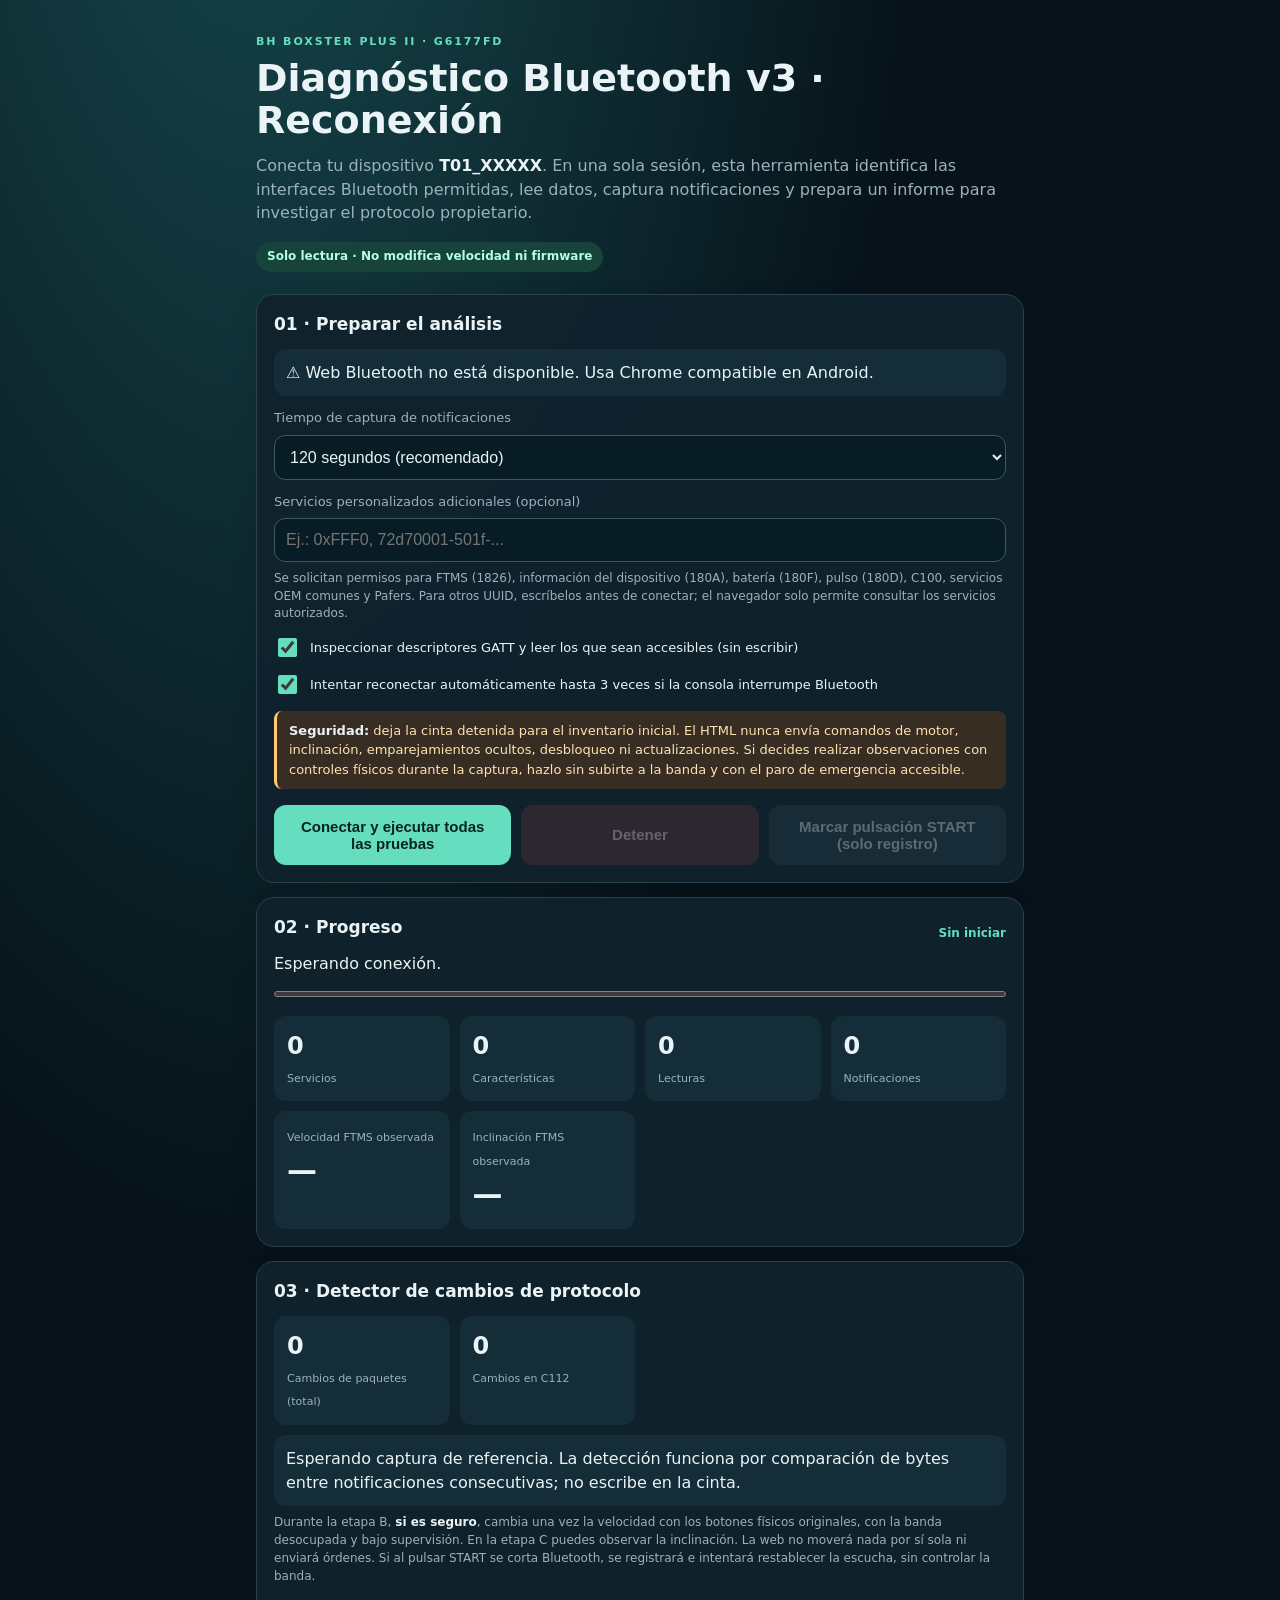
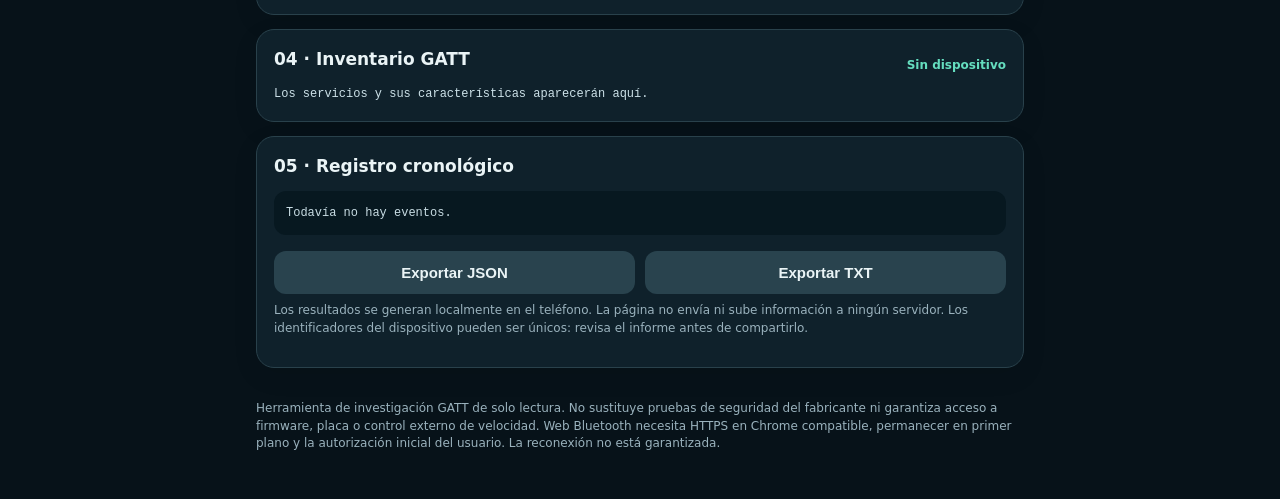
<file: 1/BH_Boxster_v3.html>
<!doctype html>
<html lang="es">
<head>
  <meta charset="utf-8">
  <meta name="viewport" content="width=device-width, initial-scale=1, viewport-fit=cover">
  <meta name="theme-color" content="#071219">
  <meta name="description" content="Diagnóstico BLE de solo lectura para BH Boxster Plus II. Comparación de bytes de las tramas FTMS y propietarias y exportación local.">
  <title>BH Boxster II · Comparador BLE v3</title>
  <style>
    :root{color-scheme:dark;--bg:#071219;--panel:#10222c;--panel2:#142d39;--line:#29414b;--text:#eaf4f6;--muted:#9ab2bd;--accent:#65debf;--warning:#ffca73;--danger:#ff828b}
    *{box-sizing:border-box}html,body{min-height:100%}body{margin:0;background:radial-gradient(ellipse at 20% -20%,#174c51 0%,transparent 47%),var(--bg);color:var(--text);font-family:system-ui,-apple-system,Segoe UI,Roboto,sans-serif;line-height:1.48}
    main{max-width:800px;margin:0 auto;padding:22px 16px max(40px,env(safe-area-inset-bottom))}.eyebrow{font-size:11px;letter-spacing:1.9px;text-transform:uppercase;color:var(--accent);font-weight:800}h1{font-size:clamp(25px,5vw,38px);line-height:1.1;margin:8px 0 12px}h2{font-size:17px;margin:0 0 12px}p{margin:0 0 12px;color:var(--muted)}strong{color:var(--text)}.hero{margin:12px 0 22px}.tag{display:inline-block;padding:6px 11px;border-radius:100px;background:#17433b;color:#b1ffe4;font-size:12px;font-weight:700;margin-top:5px}
    .panel{border:1px solid var(--line);background:rgba(16,34,44,.96);padding:17px;border-radius:18px;margin-bottom:14px;box-shadow:0 8px 26px #00000014}.soft{border-radius:12px;background:var(--panel2);padding:12px;margin-top:10px}.row{display:flex;gap:10px;align-items:center;justify-content:space-between;flex-wrap:wrap}.grid{display:grid;grid-template-columns:repeat(2,minmax(0,1fr));gap:10px}.stat{padding:13px;background:var(--panel2);border-radius:12px}.stat .num{display:block;font-size:24px;font-weight:850;font-variant-numeric:tabular-nums}.stat small{font-size:11px;color:var(--muted)}.label{display:block;font-size:13px;color:var(--muted);margin:12px 0 7px}input,select{width:100%;padding:12px 11px;background:#071c25;color:var(--text);border:1px solid #3a5865;border-radius:11px;font-size:16px}input:focus,select:focus,button:focus-visible{outline:2px solid var(--accent);outline-offset:2px}button{appearance:none;border:0;border-radius:12px;padding:13px 15px;font-size:15px;font-weight:800;cursor:pointer;touch-action:manipulation;background:var(--accent);color:#09221f}button:disabled{opacity:.35;cursor:not-allowed}.ghost{background:#29434e;color:var(--text)}.danger{background:#66343a;color:#ffe3e4}.buttons{display:flex;gap:10px;flex-wrap:wrap;margin-top:16px}.buttons button{flex:1;min-width:132px}.checkbox{display:flex;align-items:center;gap:10px;margin-top:12px;color:var(--text);font-size:13px}.checkbox input{width:19px;height:19px;accent-color:var(--accent);flex:none}.help{font-size:12px;color:var(--muted);margin-top:8px}.warn{border-left:3px solid var(--warning);padding:10px 12px;background:#372d22;border-radius:8px;color:#ffe2b2;font-size:13px}.success{color:var(--accent)}.dangerText{color:var(--danger)}progress{width:100%;height:12px;accent-color:var(--accent);margin:12px 0 0}.meter{font-variant-numeric:tabular-nums;font-size:30px;font-weight:850}#events{max-height:340px;overflow:auto;background:#071820;border-radius:12px;padding:12px;font:12px/1.7 ui-monospace,SFMono-Regular,Consolas,monospace;overflow-wrap:anywhere;white-space:pre-wrap;color:#c8dce3}#inventory{max-height:280px;overflow:auto;font:12px/1.6 ui-monospace,monospace;white-space:pre-wrap;overflow-wrap:anywhere;color:#cce1e8}.step{font-size:12px;color:var(--accent);font-weight:750}.hidden{display:none}footer{color:var(--muted);font-size:12px;padding:18px 0 6px}a{color:#8ff0d5}@media(min-width:640px){.grid{grid-template-columns:repeat(4,minmax(0,1fr))}}
  </style>
</head>
<body>
<main>
  <section class="hero">
    <div class="eyebrow">BH BOXSTER PLUS II · G6177FD</div>
    <h1>Diagnóstico Bluetooth v3 · Reconexión</h1>
    <p>Conecta tu dispositivo <strong>T01_XXXXX</strong>. En una sola sesión, esta herramienta identifica las interfaces Bluetooth permitidas, lee datos, captura notificaciones y prepara un informe para investigar el protocolo propietario.</p>
    <span class="tag">Solo lectura · No modifica velocidad ni firmware</span>
  </section>

  <section class="panel">
    <h2>01 · Preparar el análisis</h2>
    <div id="support" class="soft">Comprobando navegador y conexión segura…</div>
    <label class="label" for="duration">Tiempo de captura de notificaciones</label>
    <select id="duration"><option value="30">30 segundos</option><option value="60">60 segundos</option><option value="120" selected>120 segundos (recomendado)</option></select>
    <label class="label" for="extra">Servicios personalizados adicionales (opcional)</label>
    <input id="extra" placeholder="Ej.: 0xFFF0, 72d70001-501f-..." autocomplete="off" spellcheck="false">
    <p class="help">Se solicitan permisos para FTMS (1826), información del dispositivo (180A), batería (180F), pulso (180D), C100, servicios OEM comunes y Pafers. Para otros UUID, escríbelos antes de conectar; el navegador solo permite consultar los servicios autorizados.</p>
    <label class="checkbox"><input type="checkbox" id="descriptors" checked> Inspeccionar descriptores GATT y leer los que sean accesibles (sin escribir)</label>
    <label class="checkbox"><input type="checkbox" id="autoReconnect" checked> Intentar reconectar automáticamente hasta 3 veces si la consola interrumpe Bluetooth</label>
    <div class="warn" style="margin-top:14px"><strong>Seguridad:</strong> deja la cinta detenida para el inventario inicial. El HTML nunca envía comandos de motor, inclinación, emparejamientos ocultos, desbloqueo ni actualizaciones. Si decides realizar observaciones con controles físicos durante la captura, hazlo sin subirte a la banda y con el paro de emergencia accesible.</div>
    <div class="buttons">
      <button id="start">Conectar y ejecutar todas las pruebas</button>
      <button id="stop" class="danger" disabled>Detener</button>
      <button id="markstart" class="ghost" disabled>Marcar pulsación START (solo registro)</button>
    </div>
  </section>

  <section class="panel">
    <div class="row"><h2>02 · Progreso</h2><span class="step" id="phase">Sin iniciar</span></div>
    <div id="status">Esperando conexión.</div>
    <progress id="progress" value="0" max="100"></progress>
    <div class="grid" style="margin-top:13px">
      <div class="stat"><span class="num" id="servicesCount">0</span><small>Servicios</small></div>
      <div class="stat"><span class="num" id="charsCount">0</span><small>Características</small></div>
      <div class="stat"><span class="num" id="readsCount">0</span><small>Lecturas</small></div>
      <div class="stat"><span class="num" id="notifyCount">0</span><small>Notificaciones</small></div>
    </div>
    <div class="grid" style="margin-top:10px">
      <div class="stat"><small>Velocidad FTMS observada</small><div class="meter" id="speed">—</div></div>
      <div class="stat"><small>Inclinación FTMS observada</small><div class="meter" id="incline">—</div></div>
    </div>
  </section>

  <section class="panel">
    <h2>03 · Detector de cambios de protocolo</h2>
    <div class="grid"><div class="stat"><span class="num" id="changesCount">0</span><small>Cambios de paquetes (total)</small></div><div class="stat"><span class="num" id="oemChangesCount">0</span><small>Cambios en C112</small></div></div>
    <div id="changeSummary" class="soft">Esperando captura de referencia. La detección funciona por comparación de bytes entre notificaciones consecutivas; no escribe en la cinta.</div>
    <p class="help">Durante la etapa B, <strong>si es seguro</strong>, cambia una vez la velocidad con los botones físicos originales, con la banda desocupada y bajo supervisión. En la etapa C puedes observar la inclinación. La web no moverá nada por sí sola ni enviará órdenes. Si al pulsar START se corta Bluetooth, se registrará e intentará restablecer la escucha, sin controlar la banda.</p>
  </section>

  <section class="panel">
    <div class="row"><h2>04 · Inventario GATT</h2><span id="deviceName" class="step">Sin dispositivo</span></div>
    <div id="inventory">Los servicios y sus características aparecerán aquí.</div>
  </section>

  <section class="panel">
    <h2>05 · Registro cronológico</h2>
    <div id="events" role="log" aria-live="polite">Todavía no hay eventos.</div>
    <div class="buttons">
      <button id="json" class="ghost">Exportar JSON</button>
      <button id="txt" class="ghost">Exportar TXT</button>
    </div>
    <p class="help">Los resultados se generan localmente en el teléfono. La página no envía ni sube información a ningún servidor. Los identificadores del dispositivo pueden ser únicos: revisa el informe antes de compartirlo.</p>
  </section>

  <footer>Herramienta de investigación GATT de solo lectura. No sustituye pruebas de seguridad del fabricante ni garantiza acceso a firmware, placa o control externo de velocidad. Web Bluetooth necesita HTTPS en Chrome compatible, permanecer en primer plano y la autorización inicial del usuario. La reconexión no está garantizada.</footer>
</main>
<script>
'use strict';
const $ = id => document.getElementById(id);
const WAIT_BETWEEN_GATT_MS = 80;
const BASE_SERVICES = [0x1826,0x180A,0x180F,0x180D,0xC100,0xFFF0,0xFFF1,0xFFE0,0xFE59,'72d70001-501f-46f7-95f9-23846ee1aba3','00001530-1212-efde-1523-785feabcd123'];
const SERVICE_NAMES = {'1826':'Fitness Machine (FTMS)','180a':'Device Information','180f':'Battery','180d':'Heart Rate','c100':'OEM privado C100','fff0':'OEM FFF0','fff1':'OEM FFF1','ffe0':'OEM FFE0','fe59':'Secure DFU (posible)','72d70001-501f-46f7-95f9-23846ee1aba3':'Pafers (posible)','00001530-1212-efde-1523-785feabcd123':'Nordic Legacy DFU (posible)'};
const CHAR_NAMES = {'2acc':'FTMS características','2acd':'FTMS datos cinta','2ad3':'FTMS estado entrenamiento','2ad4':'FTMS rango velocidad','2ad5':'FTMS rango inclinación','2ad9':'FTMS punto de control (NO ESCRIBIR)','2ada':'FTMS estado máquina','2a19':'Batería','2a24':'Modelo','2a25':'Número de serie','2a26':'Firmware','2a27':'Revisión hardware','2a28':'Revisión software','2a29':'Fabricante','c111':'OEM C111','c112':'OEM C112'};
const safeJson = obj => JSON.stringify(obj,null,2);
let device=null, server=null, aborted=false, currentReport=null, logLines=[], listeners=[], timerHandle=null;
let expectedDisconnect=false, capturing=false, needsReconnect=false, reconnecting=false, lastRxAt=0, silenceWarned=false;
let stats={services:0,chars:0,reads:0,notifications:0,errors:0};
let activeStage="Sin iniciar"; const priorFrames=new Map();
function shortUuid(u){let s=String(u).toLowerCase();const m=/^0000([0-9a-f]{4})-0000-1000-8000-00805f9b34fb$/.exec(s);return m?m[1]:s;}
function bytesOf(v){return Array.from(new Uint8Array(v.buffer,v.byteOffset,v.byteLength));}
function hexOf(arr){return arr.map(x=>x.toString(16).padStart(2,'0')).join(' ').toUpperCase();}
function stamp(){return new Date().toISOString();}
function wait(ms){return new Promise(resolve=>setTimeout(resolve,ms));}
function escapeHtml(v){return String(v).replace(/[&<>"']/g,c=>({'&':'&amp;','<':'&lt;','>':'&gt;','"':'&quot;',"'":'&#39;'}[c]));}
function makeReport(){return {tool:'BH Boxster II BLE Diagnostic',version:'3.0.0',readOnly:true,startedAt:stamp(),finishedAt:null,device:{name:null,id:null},environment:{ua:navigator.userAgent,secureContext:isSecureContext,webBluetooth:!!navigator.bluetooth,language:navigator.language,locationProtocol:location.protocol},permittedServices:[],services:[],events:[],warnings:[],errors:[],observations:{ftmsControlPointPresent:false,ftmsControlPointProperties:null,pafersServiceFound:false,oemC100Found:false,firmware:null,speedKmh:null,inclinePercent:null,packetChanges:0,oemC112Changes:0},changes:[],connectionEvents:[],stats:{...stats}};}
function eventLog(message,level='info',extra){const entry={time:stamp(),level,message};if(extra!==undefined)entry.data=extra;if(currentReport&&currentReport.events.length<2400)currentReport.events.push(entry);logLines.push(`[${new Date().toLocaleTimeString('es-ES')}] ${level.toUpperCase()}: ${message}`);if(logLines.length>600)logLines.shift();$('events').textContent=logLines.slice(-260).join('\n');$('events').scrollTop=$('events').scrollHeight;}
function markError(where,error){let text=(error?.name?error.name+': ':'')+(error?.message||String(error));stats.errors++;if(currentReport){currentReport.errors.push({time:stamp(),where,message:text});}eventLog(`${where}: ${text}`,'error');}
function setPhase(phase,status,percent){$('phase').textContent=phase;$('status').textContent=status;$('progress').value=percent;}
function syncCounts(){['services','chars','reads','notifications'].forEach((k,i)=>$( ['servicesCount','charsCount','readsCount','notifyCount'][i]).textContent=stats[k]);if(currentReport)currentReport.stats={...stats};}
function normalizeCustom(raw){if(!raw.trim())return [];return raw.split(/[\s,;]+/).filter(Boolean).map(value=>{const x=value.trim().toLowerCase();if(/^0x[0-9a-f]{4}$/.test(x))return parseInt(x,16);if(/^[0-9a-f]{4}$/.test(x))return parseInt(x,16);if(/^[0-9a-f]{8}-[0-9a-f]{4}-[0-9a-f]{4}-[0-9a-f]{4}-[0-9a-f]{12}$/.test(x))return x;throw new Error(`UUID no válido: ${value}`);});}
function renderInventory(){if(!currentReport)return;const lines=[];for(const service of currentReport.services){lines.push(`[${service.uuid}] ${service.name}`);for(const ch of service.characteristics){lines.push(`  ├─ ${ch.uuid} ${ch.name}`);lines.push(`  │  permisos: ${ch.properties.join(', ')||'ninguno declarado'}`);if(ch.read)lines.push(`  │  lectura: ${ch.read.hex}${ch.read.decoded?' | '+safeJson(ch.read.decoded):''}`);if(ch.readError)lines.push(`  │  lectura no disponible: ${ch.readError}`);for(const d of ch.descriptors||[])lines.push(`  │    └─ desc. ${d.uuid}${d.hex?' | '+d.hex:''}${d.error?' | '+d.error:''}`);}}
$('inventory').textContent=lines.join('\n')||'No se detectaron servicios permitidos.';}
function decUtf8(bytes){return new TextDecoder('utf-8',{fatal:false}).decode(new Uint8Array(bytes)).replace(/\u0000+$/g,'');}
function decodeTreadmill(v){const data=bytesOf(v);if(data.length<2)return {raw:hexOf(data),error:'trama incompleta'};const flags=v.getUint16(0,true);let offset=2;const result={flags:'0x'+flags.toString(16).padStart(4,'0')};function enough(n){return offset+n<=v.byteLength;}
if(!(flags&1)&&enough(2)){result.speedKmh=+(v.getUint16(offset,true)/100).toFixed(2);offset+=2;}
if(flags&2&&enough(2)){result.averageSpeedKmh=+(v.getUint16(offset,true)/100).toFixed(2);offset+=2;}
if(flags&4&&enough(3)){result.distanceM=v.getUint8(offset)+(v.getUint8(offset+1)<<8)+(v.getUint8(offset+2)<<16);offset+=3;}
if(flags&8&&enough(4)){result.inclinePercent=+(v.getInt16(offset,true)/10).toFixed(1);offset+=2;result.rampAngleDeg=+(v.getInt16(offset,true)/10).toFixed(1);offset+=2;}
return result;}
function decodeValue(uuid,v){const u=shortUuid(uuid),a=bytesOf(v);try{
if(['2a24','2a25','2a26','2a27','2a28','2a29'].includes(u))return {text:decUtf8(a)};
if(u==='2a19'&&a.length>=1)return {batteryPercent:a[0]};
if(u==='2acd')return decodeTreadmill(v);
if(u==='2acc'&&a.length>=8)return {machineFeaturesHex:hexOf(a.slice(0,4)),targetSettingFeaturesHex:hexOf(a.slice(4,8))};
if(u==='2ad4'&&a.length>=6)return {minSpeedKmh:v.getUint16(0,true)/100,maxSpeedKmh:v.getUint16(2,true)/100,stepKmh:v.getUint16(4,true)/100};
if(u==='2ad5'&&a.length>=6)return {minInclinePercent:v.getInt16(0,true)/10,maxInclinePercent:v.getInt16(2,true)/10,stepPercent:v.getUint16(4,true)/10};
}catch(error){return {decodingError:error.message};}return null;}
function useDecoded(uuid,decoded){if(!decoded)return;const u=shortUuid(uuid);if(u==='2a26'&&decoded.text)currentReport.observations.firmware=decoded.text;
if(typeof decoded.speedKmh==='number'){currentReport.observations.speedKmh=decoded.speedKmh;$('speed').textContent=decoded.speedKmh.toFixed(2)+' km/h';}
if(typeof decoded.inclinePercent==='number'){currentReport.observations.inclinePercent=decoded.inclinePercent;$('incline').textContent=decoded.inclinePercent.toFixed(1)+' %';}}
async function readCharacteristic(characteristic,entry){if(aborted)return;if(!characteristic.properties.read)return;try{const val=await characteristic.readValue();const arr=bytesOf(val),decoded=decodeValue(characteristic.uuid,val);entry.read={time:stamp(),hex:hexOf(arr),size:arr.length,decoded};stats.reads++;useDecoded(characteristic.uuid,decoded);syncCounts();eventLog(`READ ${shortUuid(characteristic.uuid)} → ${hexOf(arr)}${decoded?' · '+JSON.stringify(decoded):''}`);}catch(e){entry.readError=e.name+': '+e.message;markError('READ '+shortUuid(characteristic.uuid),e);}await wait(WAIT_BETWEEN_GATT_MS);}
async function inspectDescriptors(characteristic,entry){if(!$('descriptors').checked||aborted)return;try{const descriptors=await characteristic.getDescriptors();for(const d of descriptors){if(aborted)break;const item={uuid:shortUuid(d.uuid)};entry.descriptors.push(item);try{const val=await d.readValue();item.hex=hexOf(bytesOf(val));}catch(e){item.error=e.name+': '+e.message;}await wait(WAIT_BETWEEN_GATT_MS);}}catch(e){entry.descriptorEnumerationError=e.name+': '+e.message;}}
function startCharacteristicNotifications(characteristic,entry){return (async()=>{if(aborted||!(characteristic.properties.notify||characteristic.properties.indicate))return;try{let sampleCount=entry.notificationCount||0;const handler=(evt)=>{if(aborted||!currentReport)return;const val=evt.target.value;const raw=bytesOf(val);const decoded=decodeValue(characteristic.uuid,val);sampleCount++;stats.notifications++;lastRxAt=Date.now();silenceWarned=false;entry.notificationCount=sampleCount;useDecoded(characteristic.uuid,decoded);
const cu=shortUuid(characteristic.uuid), last=priorFrames.get(cu);
// Keep full capture for the short diagnostic window, avoiding the v1 120-sample truncation.
if(sampleCount<=1800){(entry.notifications||(entry.notifications=[])).push({time:stamp(),stage:activeStage,hex:hexOf(raw),decoded});}
if(last){const diff=[];for(let i=0;i<Math.max(last.length,raw.length);i++){if(last[i]!==raw[i])diff.push({offset:i,from:last[i]??null,to:raw[i]??null});}
if(diff.length){currentReport.observations.packetChanges++;if(cu==='c112')currentReport.observations.oemC112Changes++;
if(currentReport.changes.length<1000)currentReport.changes.push({time:stamp(),stage:activeStage,uuid:cu,previous:hexOf(last),current:hexOf(raw),differentByteOffsets:diff,decoded});
$('changesCount').textContent=currentReport.observations.packetChanges;$('oemChangesCount').textContent=currentReport.observations.oemC112Changes;
$('changeSummary').textContent=`Último cambio: ${cu} · etapa ${activeStage} · bytes ${diff.map(d=>d.offset).join(', ')}. Cambios en C112: ${currentReport.observations.oemC112Changes}.`;
if(cu==='c112'||cu==='2acd')eventLog(`CAMBIO ${cu} en [${diff.map(d=>d.offset).join(',')}] · ${activeStage} → ${hexOf(raw)}`,'change');}}
priorFrames.set(cu,raw);
if(stats.notifications<=70)eventLog(`NOTIFY ${cu} → ${hexOf(raw)}${decoded?' · '+JSON.stringify(decoded):''}`);
if(stats.notifications%5===0||stats.notifications<=3)syncCounts();};
characteristic.addEventListener('characteristicvaluechanged',handler);listeners.push({characteristic,handler});await characteristic.startNotifications();entry.notificationsEnabled=true;eventLog(`Notificaciones activadas: ${shortUuid(characteristic.uuid)}`);await wait(WAIT_BETWEEN_GATT_MS);}catch(e){entry.notificationsError=e.name+': '+e.message;markError('NOTIFY '+shortUuid(characteristic.uuid),e);}})();}
async function stopListeners(){const old=listeners.slice();listeners=[];for(const {characteristic,handler} of old){try{characteristic.removeEventListener('characteristicvaluechanged',handler);}catch{}try{if(device?.gatt?.connected)await characteristic.stopNotifications();}catch{}}}
function downloadReport(kind){if(!currentReport){alert('Inicia un diagnóstico para generar un informe.');return;}currentReport.stats={...stats};const out=kind==='json'?safeJson(currentReport):buildText();const filename=`BH_Boxster_G6177FD_BLE_${new Date().toISOString().replace(/[:.]/g,'-')}.${kind}`;const blob=new Blob([out],{type:kind==='json'?'application/json;charset=utf-8':'text/plain;charset=utf-8'});const url=URL.createObjectURL(blob);const a=document.createElement('a');a.href=url;a.download=filename;document.body.appendChild(a);a.click();a.remove();setTimeout(()=>URL.revokeObjectURL(url),30000);eventLog(`Informe ${kind.toUpperCase()} generado localmente`);}
function buildText(){const r=currentReport;return [
'BH BOXSTER PLUS II - DIAGNÓSTICO BLE SOLO LECTURA',`Inicio: ${r.startedAt}`,`Fin: ${r.finishedAt||'en curso'}`,`Dispositivo: ${r.device.name||'sin conectar'}`,`ID navegador: ${r.device.id||'—'}`,`Servicios autorizados: ${r.permittedServices.join(', ')}`,`Estadísticas: ${safeJson({...stats})}`,'','EVENTOS DE CONEXIÓN',...((r.connectionEvents||[]).map(e=>JSON.stringify(e))),'','OBSERVACIONES',safeJson(r.observations),'','CAMBIOS ENTRE PAQUETES',...(r.changes||[]).map(c=>`${c.time} [${c.stage}] ${c.uuid}: bytes ${(c.differentByteOffsets||[]).map(x=>x.offset).join(',')} · ${c.previous} -> ${c.current}`),'','INVENTARIO',
...r.services.flatMap(s=>[`${s.name} | ${s.uuid}`,...s.characteristics.flatMap(c=>[`  ${c.name} | ${c.uuid} [${c.properties.join(', ')}]`,`    lectura: ${c.read?c.read.hex:'—'}${c.read?.decoded?' '+safeJson(c.read.decoded):''}`,`    muestras: ${c.notificationCount||0}`,...(c.notifications||[]).map(n=>`      ${n.time}: ${n.hex}${n.decoded?' '+JSON.stringify(n.decoded):''}`)])]),'','ERROR',...r.errors.map(e=>`${e.time} ${e.where}: ${e.message}`),'','CRONOLOGÍA',...r.events.map(e=>`${e.time} ${e.level}: ${e.message}${e.data?' '+JSON.stringify(e.data):''}`)].join('\n');}
async function cleanup(disconnect){await stopListeners();if(disconnect&&device?.gatt?.connected){expectedDisconnect=true;try{device.gatt.disconnect();}catch{}}}
function finishState(msg,pct=100){if(currentReport){currentReport.finishedAt=stamp();currentReport.stats={...stats};renderInventory();if(currentReport.observations.packetChanges===0){$('changeSummary').textContent='No se detectaron cambios entre paquetes. Para estudiar la velocidad necesitamos una captura con alguna variación manual segura realizada desde la consola.';}else{$('changeSummary').textContent+=` Total: ${currentReport.observations.packetChanges} cambios.`;}}$('start').disabled=false;$('stop').disabled=true;$('extra').disabled=false;$('duration').disabled=false;$('descriptors').disabled=false;$('autoReconnect').disabled=false;$('markstart').disabled=true;capturing=false;setPhase('Completado',msg,pct);}
function validateExtras(){try{return normalizeCustom($('extra').value);}catch(e){alert(e.message);return null;}}
async function attemptRecovery(){
 if(!device||aborted||expectedDisconnect)return false;
 if(!$('autoReconnect').checked){eventLog('Reconexión automática desactivada: se conserva el informe parcial','warning');return false;}
 if(reconnecting)return false;
 reconnecting=true;
 for(let attempt=1;attempt<=3&&!aborted;attempt++){
   setPhase('Reconexión',`Conexión perdida · intento ${attempt}/3`,Math.min(99,$('progress').value));
   eventLog(`RECONNECT intento ${attempt}/3`, 'warning');
   if(attempt>1)await wait(1800);
   if(aborted)break;
   try{
     await stopListeners();
     // Permission was granted by initial user gesture. Some browsers / devices still refuse reconnect.
     server=await device.gatt.connect();
     priorFrames.clear(); // avoid interpreting gap across sessions as protocol change
     const servicesNow=await server.getPrimaryServices();
     let enabled=0;
     for(const svc of servicesNow){
       if(aborted)break;
       const serviceEntry=currentReport.services.find(x=>x.uuid===shortUuid(svc.uuid));
       if(!serviceEntry)continue;
       const chars=await svc.getCharacteristics();
       for(const ch of chars){
         const entry=serviceEntry.characteristics.find(x=>x.uuid===shortUuid(ch.uuid));
         if(entry&&(ch.properties.notify||ch.properties.indicate)){
           await startCharacteristicNotifications(ch,entry);enabled++;
         }
       }
     }
     if(!device.gatt.connected)throw new Error('Conexión perdida durante la reinscripción');
     needsReconnect=false;lastRxAt=Date.now();silenceWarned=false;
     currentReport.connectionEvents.push({time:stamp(),type:'recovered',attempt,stage:activeStage,subscribed:enabled});
     eventLog(`RECONNECT OK: ${enabled} características reactivadas`,'info');
     reconnecting=false;return true;
   }catch(error){
     currentReport.connectionEvents.push({time:stamp(),type:'reconnect_error',attempt,stage:activeStage,message:error?.message||String(error)});
     eventLog(`RECONNECT falló (${attempt}/3): ${error?.message||error}`,'warning');
     // Keep the GATT state untouched: retries are passive and never force a disconnect.
   }
 }
 reconnecting=false;
 eventLog('No se pudo recuperar Bluetooth automáticamente: informe parcial conservado','warning');
 return false;
}
async function execute(){if(!navigator.bluetooth||!isSecureContext){alert('Necesitas Chrome en Android y alojar esta página en HTTPS o localhost.');return;}const extras=validateExtras();if(extras===null)return;
const services=[...new Map([...BASE_SERVICES,...extras].map(s=>[String(s).toLowerCase(),s])).values()];
stats={services:0,chars:0,reads:0,notifications:0,errors:0};aborted=false;expectedDisconnect=false;capturing=false;needsReconnect=false;reconnecting=false;lastRxAt=0;silenceWarned=false;listeners=[];logLines=[];priorFrames.clear();activeStage='Sin iniciar';currentReport=makeReport();$('changesCount').textContent='0';$('oemChangesCount').textContent='0';$('changeSummary').textContent='Captura iniciada: esperando paquetes de referencia…';currentReport.permittedServices=services.map(s=>typeof s==='number'?'0x'+s.toString(16):s);$('events').textContent='';$('inventory').textContent='Iniciando…';$('speed').textContent='—';$('incline').textContent='—';$('deviceName').textContent='Esperando dispositivo';$('start').disabled=true;$('stop').disabled=false;$('extra').disabled=true;$('duration').disabled=true;$('descriptors').disabled=true;$('autoReconnect').disabled=true;$('markstart').disabled=false;syncCounts();
setPhase('1/5 — Selección','Selecciona T01_XXXXX en el cuadro Bluetooth del navegador.',5);eventLog('Inicio · modo SOLO LECTURA');
try{
// Must happen within the direct click activation (no await before this call).
device=await navigator.bluetooth.requestDevice({acceptAllDevices:true,optionalServices:services});
if(aborted){finishState('Cancelado',5);return;}
currentReport.device.name=device.name||null;currentReport.device.id=device.id||null;$('deviceName').textContent=device.name||'Sin nombre';eventLog('Dispositivo seleccionado: '+(device.name||'sin nombre'));
if(!/^T01_/i.test(device.name||'')){currentReport.warnings.push('Dispositivo seleccionado no comienza por T01_. Verifica que elegiste tu cinta.');eventLog('ATENCIÓN: el nombre no empieza por T01_','warning');}
device.addEventListener('gattserverdisconnected',()=>{
const intentional=expectedDisconnect||aborted;
const entry={time:stamp(),type:intentional?'intentional_close':'link_lost',stage:activeStage};
if(currentReport)currentReport.connectionEvents.push(entry);
eventLog(intentional?'Cierre Bluetooth solicitado por este diagnóstico':'PÉRDIDA REAL del enlace Bluetooth','warning');
if(intentional)return;
needsReconnect=true;
if(!capturing){aborted=true;eventLog('Interrupción antes de captura; guarda el informe parcial','warning');}
});
setPhase('2/5 — GATT','Conectando y descubriendo servicios autorizados…',15);server=await device.gatt.connect();if(aborted)throw new Error('Detenido por el usuario');
let serviceList=[];try{serviceList=await server.getPrimaryServices();}catch(e){markError('Listado de servicios',e);}
if(!serviceList.length){for(const id of services){if(aborted)break;try{let svc=await server.getPrimaryService(id);if(!serviceList.some(x=>x.uuid===svc.uuid))serviceList.push(svc);}catch(e){/* Service absent or not permitted. */}await wait(WAIT_BETWEEN_GATT_MS);}}
serviceList.sort((a,b)=>shortUuid(a.uuid).localeCompare(shortUuid(b.uuid)));stats.services=serviceList.length;syncCounts();eventLog(`Servicios accesibles: ${stats.services}`);
const subscribers=[];
for(let i=0;i<serviceList.length;i++){
if(aborted)break;const svc=serviceList[i],key=shortUuid(svc.uuid);const sEntry={uuid:key,name:SERVICE_NAMES[key]||'Servicio sin identificar',characteristics:[]};currentReport.services.push(sEntry);
if(key==='c100')currentReport.observations.oemC100Found=true;
if(key==='72d70001-501f-46f7-95f9-23846ee1aba3')currentReport.observations.pafersServiceFound=true;
setPhase(`3/5 — Servicio ${i+1}/${serviceList.length}`,`Examinando ${sEntry.name}…`,25+Math.round((i/Math.max(1,serviceList.length))*40));eventLog(`SERVICIO ${key} (${sEntry.name})`);
let chars=[];try{chars=await svc.getCharacteristics();}catch(e){markError('Características '+key,e);sEntry.error=e.name+': '+e.message;continue;}
for(const ch of chars){if(aborted)break;const cu=shortUuid(ch.uuid),pr=['broadcast','read','writeWithoutResponse','write','notify','indicate','authenticatedSignedWrites','reliableWrite','writableAuxiliaries'].filter(k=>ch.properties[k]===true);const e={uuid:cu,name:CHAR_NAMES[cu]||'Desconocida',properties:pr,descriptors:[],notificationCount:0};sEntry.characteristics.push(e);stats.chars++;syncCounts();eventLog(`CHAR ${cu} [${pr.join(', ')}]`);
if(cu==='2ad9'){currentReport.observations.ftmsControlPointPresent=true;currentReport.observations.ftmsControlPointProperties=pr;}
await readCharacteristic(ch,e);await inspectDescriptors(ch,e);
if(ch.properties.notify||ch.properties.indicate)subscribers.push({ch,e});}
renderInventory();}
if(aborted)throw new Error('Detenido por el usuario');
setPhase('4/5 — Notificaciones',`Suscribiéndose a ${subscribers.length} características…`,75);
for(const {ch,e} of subscribers){if(aborted)break;await startCharacteristicNotifications(ch,e);}
if(aborted)throw new Error('Detenido por el usuario');
const sec=Math.max(1,Number($('duration').value));capturing=true;lastRxAt=Date.now();setPhase('5/5 — Captura',`Capturando ${sec} segundos. No se enviarán órdenes al motor.`,80);
const until=Date.now()+sec*1000;let currentStage=-1;
const stages=[
  {until:.25,label:'Etapa A: reposo. Observar telemetría sin tocar la consola.'},
  {until:.55,label:'Etapa B: si es seguro, cambiar MANUALMENTE velocidad con botones originales, cinta desocupada y supervisada.'},
  {until:.85,label:'Etapa C: si es seguro, cambiar MANUALMENTE inclinación con botones originales, cinta desocupada y supervisada.'},
  {until:1,label:'Etapa D: volver MANUALMENTE a reposo; se cierra la captura.'}
];
while(Date.now()<until&&!aborted){
if(needsReconnect||!device?.gatt?.connected){
  const ok=await attemptRecovery();
  if(!ok){aborted=true;break;}
}
if(lastRxAt&&Date.now()-lastRxAt>5000&&!silenceWarned){
  silenceWarned=true;
  currentReport.connectionEvents.push({time:stamp(),type:'no_notifications_5s',stage:activeStage});
  eventLog('BLE conectado, pero sin notificaciones desde hace más de 5 segundos','warning');
}

const remain=Math.max(0,Math.ceil((until-Date.now())/1000));const elapsed=1-remain/sec;
const step=Math.max(0,stages.findIndex(x=>elapsed<x.until));
if(step!==currentStage){currentStage=step;activeStage=String.fromCharCode(65+step);eventLog(stages[step].label,'stage');}
setPhase('5/5 — Captura',`${stages[step].label} (${remain} s restantes)`,80+Math.round(elapsed*19));await wait(500);
}
if(!aborted){await cleanup(true);finishState(`Diagnóstico completado: ${stats.services} servicios, ${stats.chars} características, ${stats.notifications} notificaciones. Exporta el JSON.`,100);eventLog('FIN: se puede descargar el informe JSON y TXT');}
else{await cleanup(true);finishState('Prueba interrumpida; informe parcial disponible',100);}
}catch(e){if(!aborted&&e.name==='NotFoundError'){eventLog('No se seleccionó dispositivo.','warning');await cleanup(true);finishState('No se seleccionó dispositivo',5);return;}if(!aborted)markError('Sesión',e);await cleanup(true);finishState('Sesión finalizada; exporta el informe parcial y revisa errores',100);}}
$('start').addEventListener('click',execute);
$('markstart').addEventListener('click',()=>{if(!currentReport||aborted)return;eventLog('MARCA MANUAL: usuario indica que ha pulsado START de la consola (NO se envió ningún comando)', 'stage');currentReport.connectionEvents.push({time:stamp(),type:'start_button_marked_by_user',stage:activeStage});});
$('stop').addEventListener('click',async()=>{aborted=true;setPhase('Deteniendo','Cerrando notificaciones y conexión…',$('progress').value);eventLog('Detención solicitada');await cleanup(true);finishState('Detenido por el usuario; informe parcial disponible',100);});
$('json').addEventListener('click',()=>downloadReport('json'));
$('txt').addEventListener('click',()=>downloadReport('txt'));
(async()=>{const messages=[];if(!isSecureContext)messages.push('⚠️ Página sin origen seguro. Necesitas HTTPS o localhost.');if(!navigator.bluetooth)messages.push('⚠️ Web Bluetooth no está disponible. Usa Chrome compatible en Android.');if(isSecureContext&&navigator.bluetooth){messages.push('✓ Contexto seguro y Web Bluetooth detectados.');try{const av=await navigator.bluetooth.getAvailability();messages.push(av?'✓ Adaptador Bluetooth disponible.':'⚠️ Bluetooth no disponible; actívalo.');}catch{messages.push('Bluetooth detectado, pero no se pudo consultar disponibilidad.');}}
$('support').textContent=messages.join(' ');})();
</script>
</body>
</html>
</file>
<file: styles.css>
:root {
  --bg: #07090d;
  --bg-soft: #0d1016;
  --panel: rgba(15, 18, 25, 0.72);
  --panel-strong: #10141b;
  --text: #f2f3f5;
  --muted: #8b929f;
  --line: rgba(255,255,255,.09);
  --green: #b6ff6a;
  --cyan: #78e7ff;
  --violet: #a789ff;
  --coral: #ff7f6a;
  --radius: 20px;
  --max: 1120px;
}

* { box-sizing: border-box; }
html { scroll-behavior: smooth; }
body {
  margin: 0;
  min-height: 100vh;
  background: var(--bg);
  color: var(--text);
  font-family: Inter, ui-sans-serif, -apple-system, BlinkMacSystemFont, "Segoe UI", sans-serif;
  line-height: 1.5;
  overflow-x: hidden;
}

a { color: inherit; text-decoration: none; }
button, a { -webkit-tap-highlight-color: transparent; }
button { font: inherit; }
::selection { background: var(--green); color: #071006; }

.noise {
  position: fixed;
  inset: 0;
  pointer-events: none;
  z-index: 20;
  opacity: .025;
  background-image:
    radial-gradient(circle at 20% 30%, white 0 .5px, transparent .6px),
    radial-gradient(circle at 70% 40%, white 0 .5px, transparent .6px);
  background-size: 10px 10px, 14px 14px;
  mix-blend-mode: soft-light;
}

.ambient {
  position: fixed;
  pointer-events: none;
  filter: blur(90px);
  opacity: .09;
  border-radius: 50%;
}
.ambient-a { width: 400px; height: 400px; background: var(--violet); top: 14vh; left: -180px; }
.ambient-b { width: 450px; height: 450px; background: var(--cyan); right: -220px; top: 58vh; }

.wrap,
.site-header {
  width: min(calc(100% - 40px), var(--max));
  margin-inline: auto;
}

.site-header {
  height: 72px;
  display: flex;
  align-items: center;
  justify-content: space-between;
  position: relative;
  z-index: 10;
}

.brand { display: inline-flex; align-items: center; gap: 10px; font-weight: 800; letter-spacing: .08em; }
.brand-mark {
  display: grid;
  place-items: center;
  width: 32px;
  height: 32px;
  border: 1px solid var(--line);
  border-radius: 9px;
  background: rgba(255,255,255,.035);
  font-size: 13px;
}
.brand-word { font-size: 13px; }

.header-actions { display: flex; align-items: center; gap: 18px; }
.nav { display: flex; align-items: center; gap: 22px; }
.nav a { color: var(--muted); font-size: 13px; transition: color .2s ease; }
.nav a:hover { color: var(--text); }

.lang-switch {
  display: inline-flex;
  padding: 3px;
  border: 1px solid var(--line);
  border-radius: 999px;
  background: rgba(255,255,255,.025);
}
.lang-switch button {
  min-width: 34px;
  height: 28px;
  padding: 0 9px;
  border: 0;
  border-radius: 999px;
  background: transparent;
  color: #777f8d;
  font-size: 11px;
  font-weight: 700;
  letter-spacing: .05em;
  cursor: pointer;
}
.lang-switch button.active {
  color: var(--bg);
  background: var(--text);
}
.lang-switch button:focus-visible {
  outline: 2px solid var(--green);
  outline-offset: 2px;
}

.hero {
  min-height: 620px;
  display: flex;
  flex-direction: column;
  justify-content: center;
  padding: 54px 0 92px;
  position: relative;
}
.eyebrow, .kicker {
  font-family: ui-monospace, SFMono-Regular, Menlo, Consolas, monospace;
  font-size: 10px;
  letter-spacing: .13em;
  text-transform: uppercase;
  color: var(--muted);
}
.hero h1 {
  margin: 22px 0 20px;
  max-width: 900px;
  font-size: clamp(50px, 7vw, 94px);
  line-height: .92;
  letter-spacing: -.058em;
  font-weight: 760;
}
.accent { color: var(--green); text-shadow: 0 0 28px rgba(182,255,106,.10); }
.accent.alt { color: #d5c8ff; }
.hero-copy {
  max-width: 590px;
  margin: 0;
  color: #a9afba;
  font-size: clamp(16px, 1.45vw, 19px);
}
.hero-actions { display: flex; gap: 10px; margin-top: 30px; flex-wrap: wrap; }
.button {
  display: inline-flex;
  align-items: center;
  justify-content: center;
  min-height: 44px;
  padding: 0 17px;
  border-radius: 999px;
  font-size: 13px;
  font-weight: 650;
  transition: transform .2s ease, border-color .2s ease, background .2s ease;
}
.button:hover { transform: translateY(-2px); }
.button.primary { background: var(--text); color: var(--bg); }
.button.ghost { border: 1px solid var(--line); color: #bcc2cc; background: rgba(255,255,255,.025); }
.button.ghost:hover { border-color: rgba(255,255,255,.2); }

.signal {
  position: absolute;
  bottom: 30px;
  left: 0;
  display: flex;
  align-items: center;
  gap: 8px;
  font-family: ui-monospace, SFMono-Regular, Menlo, Consolas, monospace;
  color: #717887;
  font-size: 9px;
  letter-spacing: .09em;
}
.signal-dot {
  width: 6px;
  height: 6px;
  background: var(--green);
  border-radius: 50%;
  box-shadow: 0 0 10px rgba(182,255,106,.55);
  animation: pulse 1.8s infinite;
}

.projects, .manifesto, .about { padding: 82px 0; border-top: 1px solid var(--line); }
.section-head {
  display: grid;
  grid-template-columns: 1.18fr .82fr;
  gap: 44px;
  align-items: end;
  margin-bottom: 34px;
}
.section-head h2 {
  margin: 10px 0 0;
  font-size: clamp(34px, 4.3vw, 54px);
  line-height: 1;
  letter-spacing: -.04em;
}
.section-head > p, .about-copy {
  color: var(--muted);
  max-width: 470px;
  justify-self: end;
  font-size: 14px;
}
.about-copy p { margin-top: 0; margin-bottom: 15px; }

.project-grid {
  display: grid;
  grid-template-columns: repeat(2, minmax(0,1fr));
  gap: 14px;
}
.project {
  min-height: 400px;
  padding: 24px;
  border: 1px solid var(--line);
  border-radius: var(--radius);
  background:
    radial-gradient(circle at 88% 5%, rgba(255,255,255,.05), transparent 28%),
    var(--panel);
  backdrop-filter: blur(16px);
  display: flex;
  flex-direction: column;
  justify-content: space-between;
  overflow: hidden;
  position: relative;
  transition: transform .25s ease, border-color .25s ease, background .25s ease;
}
.project.compact { min-height: 340px; }
.project::after {
  content: "";
  position: absolute;
  inset: auto -20% -45% 15%;
  height: 62%;
  border-radius: 50%;
  filter: blur(50px);
  opacity: .055;
}
.project-nirea::after { background: var(--green); }
.project-velora::after { background: var(--cyan); }
.project-kudori::after { background: var(--coral); }
.project-tidako::after { background: var(--violet); }
.project:hover {
  transform: translateY(-3px);
  border-color: rgba(255,255,255,.16);
  background-color: rgba(19,23,31,.84);
}
.project-topline, .project-footer {
  display: flex;
  align-items: center;
  justify-content: space-between;
  gap: 18px;
  position: relative;
  z-index: 2;
}
.status {
  display: inline-flex;
  align-items: center;
  gap: 7px;
  color: #a5abb6;
  font-size: 11px;
}
.status i { width: 6px; height: 6px; border-radius: 50%; background: #717887; }
.status.active i { background: var(--green); box-shadow: 0 0 10px rgba(182,255,106,.45); }
.status.building i { background: var(--violet); }
.project-index {
  font-family: ui-monospace, SFMono-Regular, Menlo, monospace;
  color: #555d6b;
  font-size: 11px;
}
.project-body { position: relative; z-index: 2; max-width: 520px; }
.project-name {
  display: inline-block;
  margin-bottom: 14px;
  color: var(--muted);
  font-family: ui-monospace, SFMono-Regular, Menlo, monospace;
  font-size: 11px;
  letter-spacing: .15em;
}
.project h3 {
  margin: 0 0 16px;
  font-size: clamp(30px, 3.3vw, 46px);
  line-height: .98;
  letter-spacing: -.04em;
}
.project.compact h3 { font-size: clamp(28px, 3vw, 40px); }
.project p { color: #9299a6; max-width: 500px; margin: 0; font-size: 14px; }
.project-footer { color: #737b89; font-size: 11px; }
.arrow {
  width: 30px;
  height: 30px;
  display: grid;
  place-items: center;
  border: 1px solid var(--line);
  border-radius: 50%;
  color: #aeb4be;
}
.link-card { cursor: pointer; }

.manifesto-grid {
  display: grid;
  grid-template-columns: 1.08fr .92fr;
  gap: 54px;
  margin-top: 28px;
}
.big-quote {
  margin: 0;
  font-size: clamp(44px, 6.2vw, 72px);
  font-weight: 730;
  line-height: .93;
  letter-spacing: -.05em;
}
.big-quote span { color: #7e8795; }
.principles { align-self: end; }
.principles div {
  display: grid;
  grid-template-columns: 38px 1fr;
  gap: 14px;
  padding: 14px 0;
  border-bottom: 1px solid var(--line);
}
.principles span {
  font-family: ui-monospace, SFMono-Regular, Menlo, monospace;
  color: #58606c;
  font-size: 10px;
}
.principles p { margin: 0; color: #b2b8c2; font-size: 14px; }

.terminal {
  margin-top: 42px;
  border: 1px solid var(--line);
  border-radius: 16px;
  background: #090c11;
  overflow: hidden;
  box-shadow: 0 24px 60px rgba(0,0,0,.24);
}
.terminal-bar {
  height: 42px;
  display: flex;
  align-items: center;
  gap: 7px;
  padding: 0 14px;
  border-bottom: 1px solid var(--line);
}
.terminal-bar span { width: 8px; height: 8px; border-radius: 50%; background: #323845; }
.terminal-bar b {
  margin-left: 8px;
  color: #6f7784;
  font: 500 10px ui-monospace, SFMono-Regular, Menlo, monospace;
}
.terminal-body {
  padding: 22px;
  color: #aeb5c0;
  font: 12px/1.7 ui-monospace, SFMono-Regular, Menlo, monospace;
}
.terminal-body p { margin: 0 0 4px; }
.prompt { color: var(--violet); }
.output { color: #707887; padding-left: 16px; }
.output.green { color: var(--green); }

.footer {
  min-height: 118px;
  border-top: 1px solid var(--line);
  display: flex;
  align-items: center;
  justify-content: space-between;
  gap: 28px;
}
.footer > div { display: flex; align-items: center; gap: 16px; }
.footer-brand { font-weight: 800; letter-spacing: .11em; font-size: 13px; }
.muted { color: #606875; font-size: 11px; }
.footer-links { gap: 20px !important; }
.footer-links a { color: var(--muted); font-size: 12px; }
.footer-links a:hover { color: var(--text); }

.reveal { opacity: 0; transform: translateY(14px); animation: reveal .7s cubic-bezier(.2,.7,.2,1) forwards; }
.delay-1 { animation-delay: .08s; }
.delay-2 { animation-delay: .16s; }
.delay-3 { animation-delay: .24s; }
.delay-4 { animation-delay: .34s; }
.reveal-card { opacity: 0; transform: translateY(18px); }
.reveal-card.visible { opacity: 1; transform: translateY(0); transition: opacity .6s ease, transform .6s cubic-bezier(.2,.7,.2,1); }

@keyframes reveal { to { opacity: 1; transform: translateY(0); } }
@keyframes pulse { 0%,100% { opacity: .55; } 50% { opacity: 1; } }

@media (max-width: 850px) {
  .nav a:not(:last-child) { display: none; }
  .header-actions { gap: 10px; }
  .hero { min-height: 560px; padding-top: 38px; }
  .hero h1 { font-size: clamp(48px, 13.5vw, 76px); }
  .section-head, .manifesto-grid { grid-template-columns: 1fr; gap: 28px; }
  .section-head > p, .about-copy { justify-self: start; }
  .project-grid { grid-template-columns: 1fr; }
  .project, .project.compact { min-height: 340px; }
  .big-quote { font-size: clamp(42px, 12vw, 66px); }
}

@media (max-width: 520px) {
  .wrap, .site-header { width: min(calc(100% - 26px), var(--max)); }
  .site-header { height: 66px; }
  .brand-word { font-size: 11px; }
  .brand-mark { width: 30px; height: 30px; }
  .nav { display: none; }
  .lang-switch button { min-width: 32px; height: 27px; padding: 0 8px; }
  .hero { min-height: 520px; padding: 42px 0 82px; }
  .hero h1 { margin-top: 18px; font-size: clamp(44px, 14vw, 64px); }
  .hero-copy { font-size: 16px; }
  .hero-copy br { display: none; }
  .signal { bottom: 24px; }
  .projects, .manifesto, .about { padding: 62px 0; }
  .section-head { margin-bottom: 28px; }
  .section-head h2 { font-size: 36px; }
  .project { padding: 20px; border-radius: 18px; }
  .project h3, .project.compact h3 { font-size: 34px; }
  .project-footer span:first-child { max-width: 76%; }
  .footer { min-height: 100px; flex-direction: column; align-items: flex-start; justify-content: center; }
}

@media (prefers-reduced-motion: reduce) {
  html { scroll-behavior: auto; }
  *, *::before, *::after {
    animation-duration: .001ms !important;
    animation-iteration-count: 1 !important;
    transition-duration: .001ms !important;
  }
  .reveal, .reveal-card { opacity: 1; transform: none; }
}

/* Verified project milestones */
#ps5-projects progress{width:100%;height:8px;accent-color:#d64045;margin:12px 0}#ps5-projects h3{overflow-wrap:anywhere;font-size:1.3rem}

html[lang="es"] #ps5-projects p[lang="en"],html[lang="en"] #ps5-projects p[lang="es"]{display:none}

html[lang="es"] #ps5-projects p[lang="en"],html[lang="en"] #ps5-projects p[lang="es"]{display:none}
</file>
